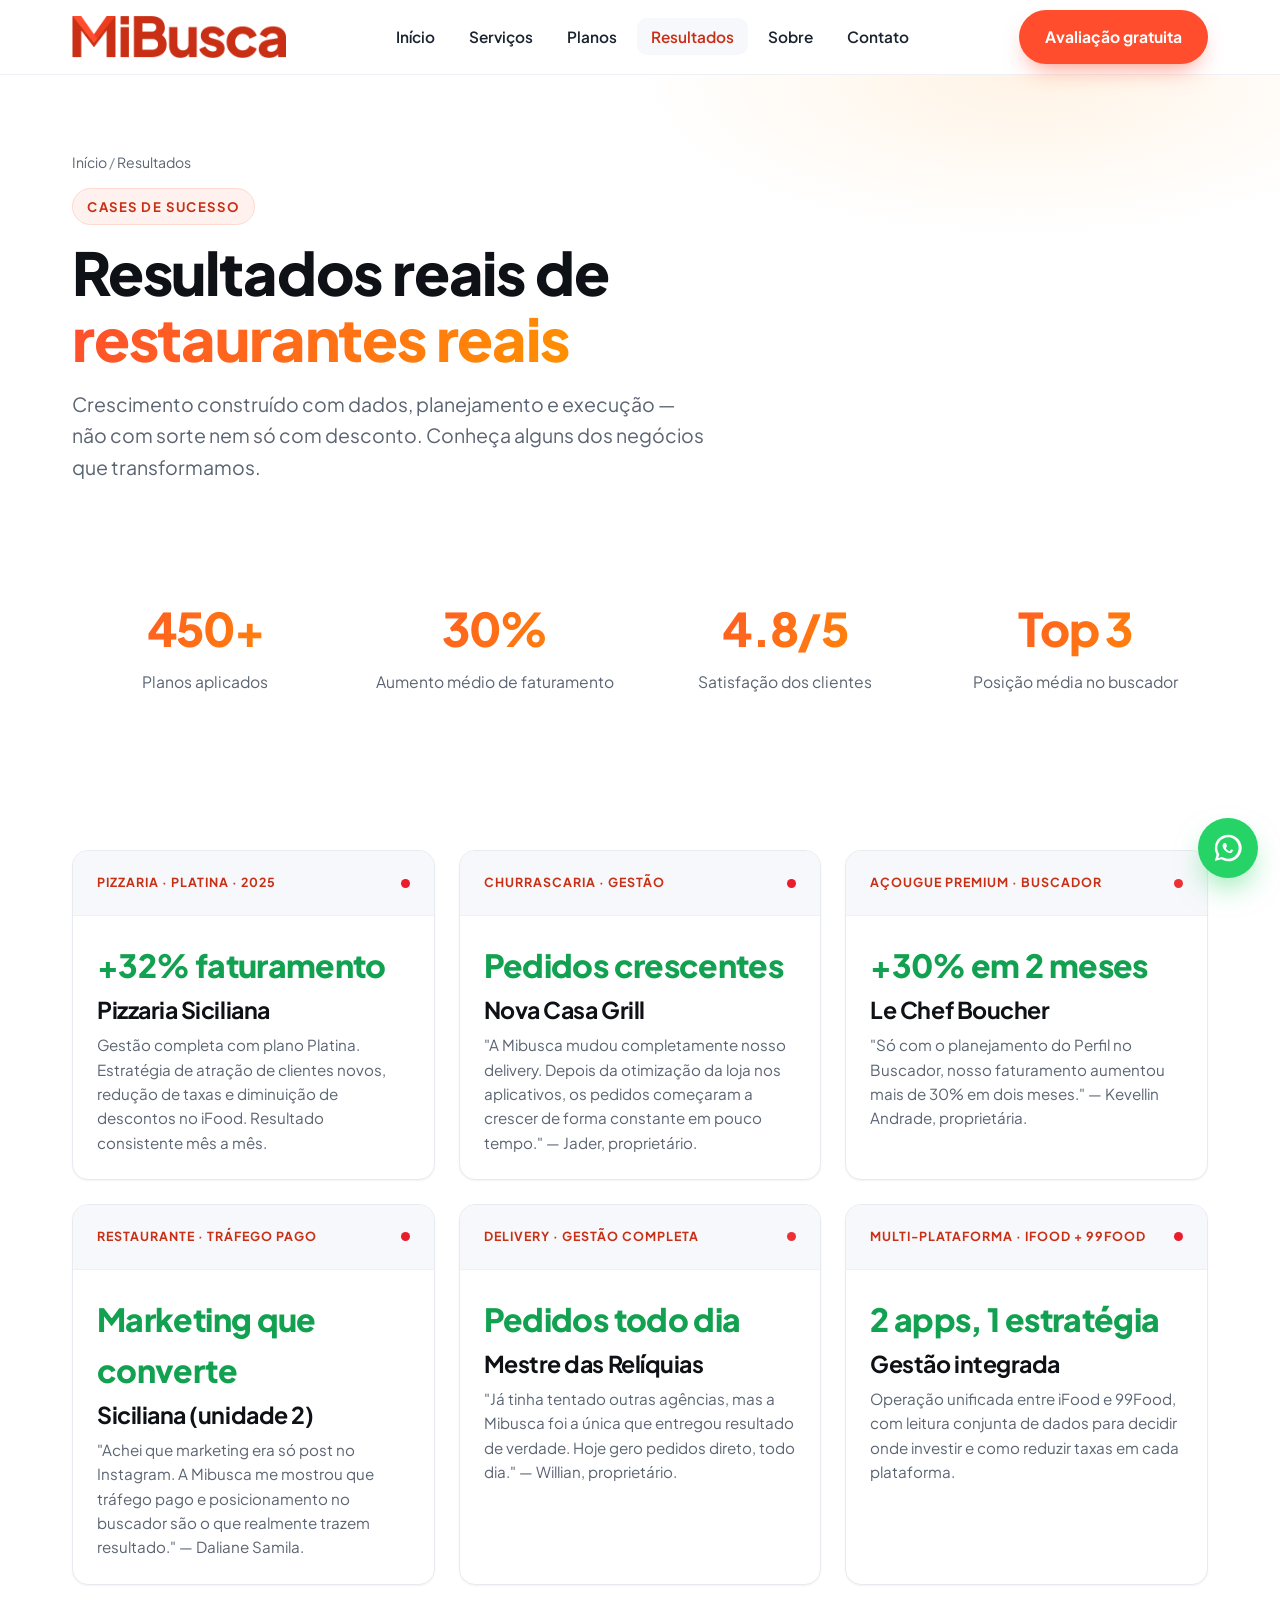
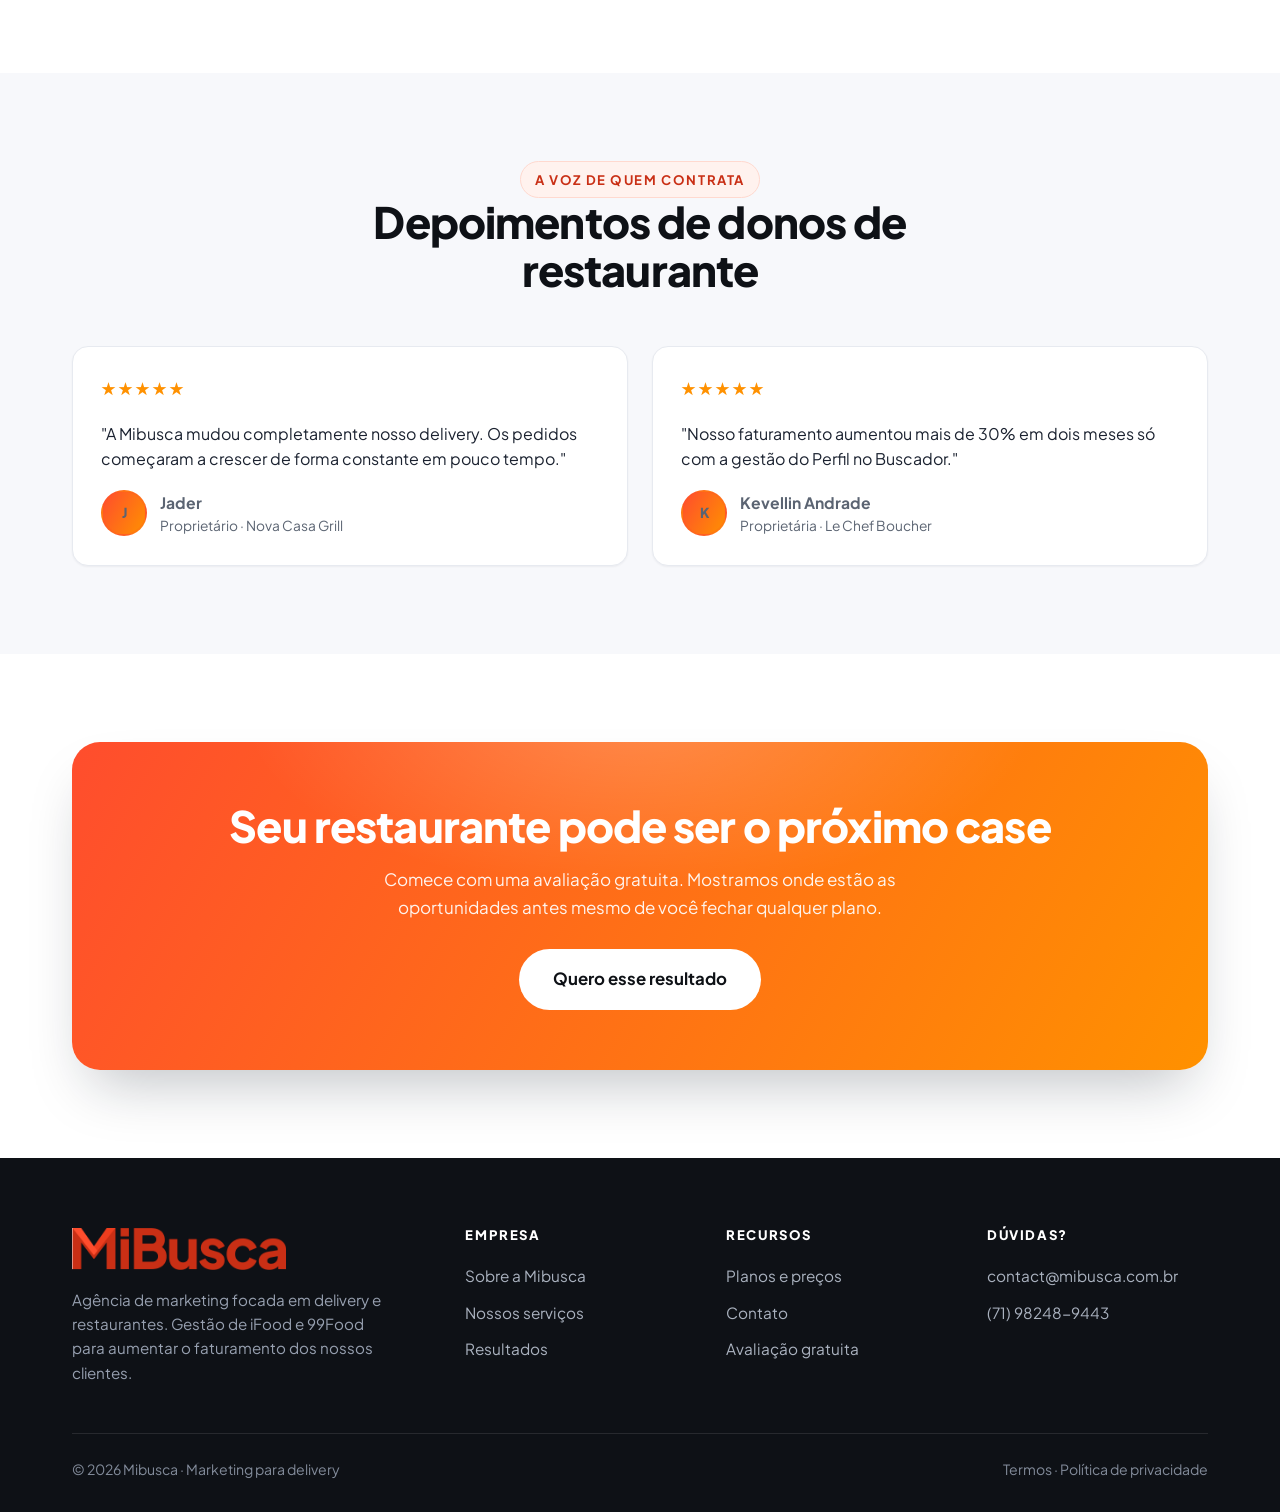
<file: cases.html>
<!DOCTYPE html>
<html lang="pt-BR">
<head>
<meta charset="UTF-8">
<meta name="viewport" content="width=device-width, initial-scale=1.0, viewport-fit=cover">
<title>Cases de Sucesso em Delivery | Resultados Reais — Mibusca</title>
<meta name="description" content="Veja cases reais de restaurantes que aumentaram o faturamento com a Mibusca: gestão de iFood e 99Food, SEO no buscador e tráfego pago com crescimento comprovado.">
<meta name="robots" content="index, follow, max-image-preview:large">
<link rel="canonical" href="https://mibusca.com.br/cases.html">
<meta name="theme-color" content="#ff4d2d">
<meta property="og:type" content="website">
<meta property="og:locale" content="pt_BR">
<meta property="og:site_name" content="Mibusca">
<meta property="og:title" content="Cases de Sucesso em Delivery — Mibusca">
<meta property="og:description" content="Restaurantes que cresceram com gestão de iFood e 99Food.">
<meta property="og:url" content="https://mibusca.com.br/cases.html">
<link rel="icon" href="assets/img/mibusca-logo.png" type="image/png">
<link rel="manifest" href="site.webmanifest">
<link rel="preconnect" href="https://fonts.googleapis.com">
<link rel="preconnect" href="https://fonts.gstatic.com" crossorigin>
<link rel="stylesheet" href="https://fonts.googleapis.com/css2?family=Plus+Jakarta+Sans:wght@400;500;600;700;800&display=swap">
<link rel="stylesheet" href="assets/css/styles.css">
<script type="application/ld+json">
{
  "@context": "https://schema.org",
  "@type": "BreadcrumbList",
  "itemListElement": [
    {"@type":"ListItem","position":1,"name":"Início","item":"https://mibusca.com.br/"},
    {"@type":"ListItem","position":2,"name":"Resultados","item":"https://mibusca.com.br/cases.html"}
  ]
}
</script>
</head>
<body>
<header class="site-header">
  <div class="container">
    <nav class="nav" aria-label="Principal">
      <a class="brand" href="index.html" aria-label="Mibusca — página inicial"><img src="assets/img/mibusca-logo.png" alt="Mibusca" class="brand__logo"></a>
      <ul class="nav__links">
        <li><a href="index.html">Início</a></li>
        <li><a href="servicos.html">Serviços</a></li>
        <li><a href="planos.html">Planos</a></li>
        <li><a href="cases.html" aria-current="page">Resultados</a></li>
        <li><a href="sobre.html">Sobre</a></li>
        <li><a href="contato.html">Contato</a></li>
      </ul>
      <div class="nav__cta">
        <a class="btn btn--primary" href="https://wa.me/5571982489443?text=Oi!%20Quero%20uma%20avalia%C3%A7%C3%A3o%20gratuita." target="_blank" rel="noopener">Avaliação gratuita</a>
        <button class="nav__toggle" aria-label="Abrir menu" aria-expanded="false"><svg viewBox="0 0 24 24" fill="none"><path d="M4 7h16M4 12h16M4 17h16" stroke="currentColor" stroke-width="2" stroke-linecap="round"/></svg></button>
      </div>
    </nav>
  </div>
</header>

<main>
<section class="page-hero">
  <div class="container">
    <nav class="crumb" aria-label="Você está aqui"><a href="index.html">Início</a> <span>/</span> Resultados</nav>
    <span class="eyebrow" style="margin-top:14px">Cases de sucesso</span>
    <h1>Resultados reais de <span class="text-grad">restaurantes reais</span></h1>
    <p class="lead">Crescimento construído com dados, planejamento e execução — não com sorte nem só com desconto. Conheça alguns dos negócios que transformamos.</p>
  </div>
</section>

<section class="section section--tight">
  <div class="container">
    <div class="stats">
      <div class="stat reveal"><div class="num"><span data-count="450">0</span>+</div><div class="label">Planos aplicados</div></div>
      <div class="stat reveal"><div class="num"><span data-count="30">0</span>%</div><div class="label">Aumento médio de faturamento</div></div>
      <div class="stat reveal"><div class="num"><span data-count="4.8" data-dec="1">0</span>/5</div><div class="label">Satisfação dos clientes</div></div>
      <div class="stat reveal"><div class="num">Top <span data-count="3">0</span></div><div class="label">Posição média no buscador</div></div>
    </div>
  </div>
</section>

<section class="section">
  <div class="container">
    <div class="grid grid-3">
      <article class="case reveal">
        <div class="case__top"><span class="case__tag">Pizzaria · Platina · 2025</span><span class="dot dot--ifood"></span></div>
        <div class="case__body">
          <div class="case__result">+32% faturamento</div>
          <h3>Pizzaria Siciliana</h3>
          <p>Gestão completa com plano Platina. Estratégia de atração de clientes novos, redução de taxas e diminuição de descontos no iFood. Resultado consistente mês a mês.</p>
        </div>
      </article>
      <article class="case reveal">
        <div class="case__top"><span class="case__tag">Churrascaria · Gestão</span><span class="dot dot--ifood"></span></div>
        <div class="case__body">
          <div class="case__result">Pedidos crescentes</div>
          <h3>Nova Casa Grill</h3>
          <p>"A Mibusca mudou completamente nosso delivery. Depois da otimização da loja nos aplicativos, os pedidos começaram a crescer de forma constante em pouco tempo." — Jader, proprietário.</p>
        </div>
      </article>
      <article class="case reveal">
        <div class="case__top"><span class="case__tag">Açougue Premium · Buscador</span><span class="dot dot--99"></span></div>
        <div class="case__body">
          <div class="case__result">+30% em 2 meses</div>
          <h3>Le Chef Boucher</h3>
          <p>"Só com o planejamento do Perfil no Buscador, nosso faturamento aumentou mais de 30% em dois meses." — Kevellin Andrade, proprietária.</p>
        </div>
      </article>
      <article class="case reveal">
        <div class="case__top"><span class="case__tag">Restaurante · Tráfego Pago</span><span class="dot dot--ifood"></span></div>
        <div class="case__body">
          <div class="case__result">Marketing que converte</div>
          <h3>Siciliana (unidade 2)</h3>
          <p>"Achei que marketing era só post no Instagram. A Mibusca me mostrou que tráfego pago e posicionamento no buscador são o que realmente trazem resultado." — Daliane Samila.</p>
        </div>
      </article>
      <article class="case reveal">
        <div class="case__top"><span class="case__tag">Delivery · Gestão completa</span><span class="dot dot--99"></span></div>
        <div class="case__body">
          <div class="case__result">Pedidos todo dia</div>
          <h3>Mestre das Relíquias</h3>
          <p>"Já tinha tentado outras agências, mas a Mibusca foi a única que entregou resultado de verdade. Hoje gero pedidos direto, todo dia." — Willian, proprietário.</p>
        </div>
      </article>
      <article class="case reveal">
        <div class="case__top"><span class="case__tag">Multi-plataforma · iFood + 99Food</span><span class="dot dot--ifood"></span></div>
        <div class="case__body">
          <div class="case__result">2 apps, 1 estratégia</div>
          <h3>Gestão integrada</h3>
          <p>Operação unificada entre iFood e 99Food, com leitura conjunta de dados para decidir onde investir e como reduzir taxas em cada plataforma.</p>
        </div>
      </article>
    </div>
  </div>
</section>

<section class="section section--soft">
  <div class="container">
    <div class="section-head center">
      <span class="eyebrow">A voz de quem contrata</span>
      <h2>Depoimentos de donos de restaurante</h2>
    </div>
    <div class="grid grid-2">
      <figure class="quote reveal">
        <div class="quote__stars" aria-hidden="true">★★★★★</div>
        <blockquote><p>"A Mibusca mudou completamente nosso delivery. Os pedidos começaram a crescer de forma constante em pouco tempo."</p></blockquote>
        <figcaption class="quote__who"><span class="quote__avatar">J</span><span><b>Jader</b><span>Proprietário · Nova Casa Grill</span></span></figcaption>
      </figure>
      <figure class="quote reveal">
        <div class="quote__stars" aria-hidden="true">★★★★★</div>
        <blockquote><p>"Nosso faturamento aumentou mais de 30% em dois meses só com a gestão do Perfil no Buscador."</p></blockquote>
        <figcaption class="quote__who"><span class="quote__avatar">K</span><span><b>Kevellin Andrade</b><span>Proprietária · Le Chef Boucher</span></span></figcaption>
      </figure>
    </div>
  </div>
</section>

<section class="section">
  <div class="container">
    <div class="cta reveal">
      <h2>Seu restaurante pode ser o próximo case</h2>
      <p>Comece com uma avaliação gratuita. Mostramos onde estão as oportunidades antes mesmo de você fechar qualquer plano.</p>
      <a class="btn btn--light btn--lg" href="https://wa.me/5571982489443?text=Oi!%20Quero%20ser%20o%20pr%C3%B3ximo%20case%20de%20sucesso." target="_blank" rel="noopener">Quero esse resultado</a>
    </div>
  </div>
</section>
</main>

<footer class="site-footer">
  <div class="container">
    <div class="footer__grid">
      <div>
        <a class="brand" href="index.html"><img src="assets/img/mibusca-logo.png" alt="Mibusca" class="brand__logo"></a>
        <p class="footer__about">Agência de marketing focada em delivery e restaurantes. Gestão de iFood e 99Food para aumentar o faturamento dos nossos clientes.</p>
      </div>
      <div class="footer__col"><h4>Empresa</h4><a href="sobre.html">Sobre a Mibusca</a><a href="servicos.html">Nossos serviços</a><a href="cases.html">Resultados</a></div>
      <div class="footer__col"><h4>Recursos</h4><a href="planos.html">Planos e preços</a><a href="contato.html">Contato</a><a href="https://wa.me/5571982489443" target="_blank" rel="noopener">Avaliação gratuita</a></div>
      <div class="footer__col"><h4>Dúvidas?</h4><p>contact@mibusca.com.br</p><a href="tel:+5571982489443">(71) 98248-9443</a></div>
    </div>
    <div class="footer__bottom"><span>© <span id="year">2026</span> Mibusca · Marketing para delivery</span><span>Termos · Política de privacidade</span></div>
  </div>
</footer>
<a class="wa-float" href="https://wa.me/5571982489443?text=Oi!%20Vim%20pelo%20site%20da%20Mibusca." target="_blank" rel="noopener" aria-label="Falar no WhatsApp"><svg viewBox="0 0 24 24" fill="#fff"><path d="M12 2a10 10 0 00-8.6 15l-1.3 4.8 4.9-1.3A10 10 0 1012 2zm0 18a8 8 0 01-4.1-1.1l-.3-.2-2.9.8.8-2.8-.2-.3A8 8 0 1112 20zm4.5-6c-.2-.1-1.5-.7-1.7-.8-.2-.1-.4-.1-.6.1-.2.3-.6.8-.8 1-.1.1-.3.2-.5.1-.7-.3-1.4-.7-2-1.5-.4-.5-.7-1.2 0-1.6.1-.1.3-.4.2-.6 0-.2 0-1.5-.6-2-.2-.5-.4-.4-.6-.4h-.5c-.2 0-.5.1-.7.3-.7.7-.9 1.6-.6 2.6.4 1.4 1.3 2.6 2.8 3.6 1.2.8 2.1 1 2.8 1 .5 0 1.4-.4 1.6-1 .2-.6.2-1 .1-1.1z"/></svg></a>
<script src="assets/js/main.js" defer></script>
</body>
</html>
</file>
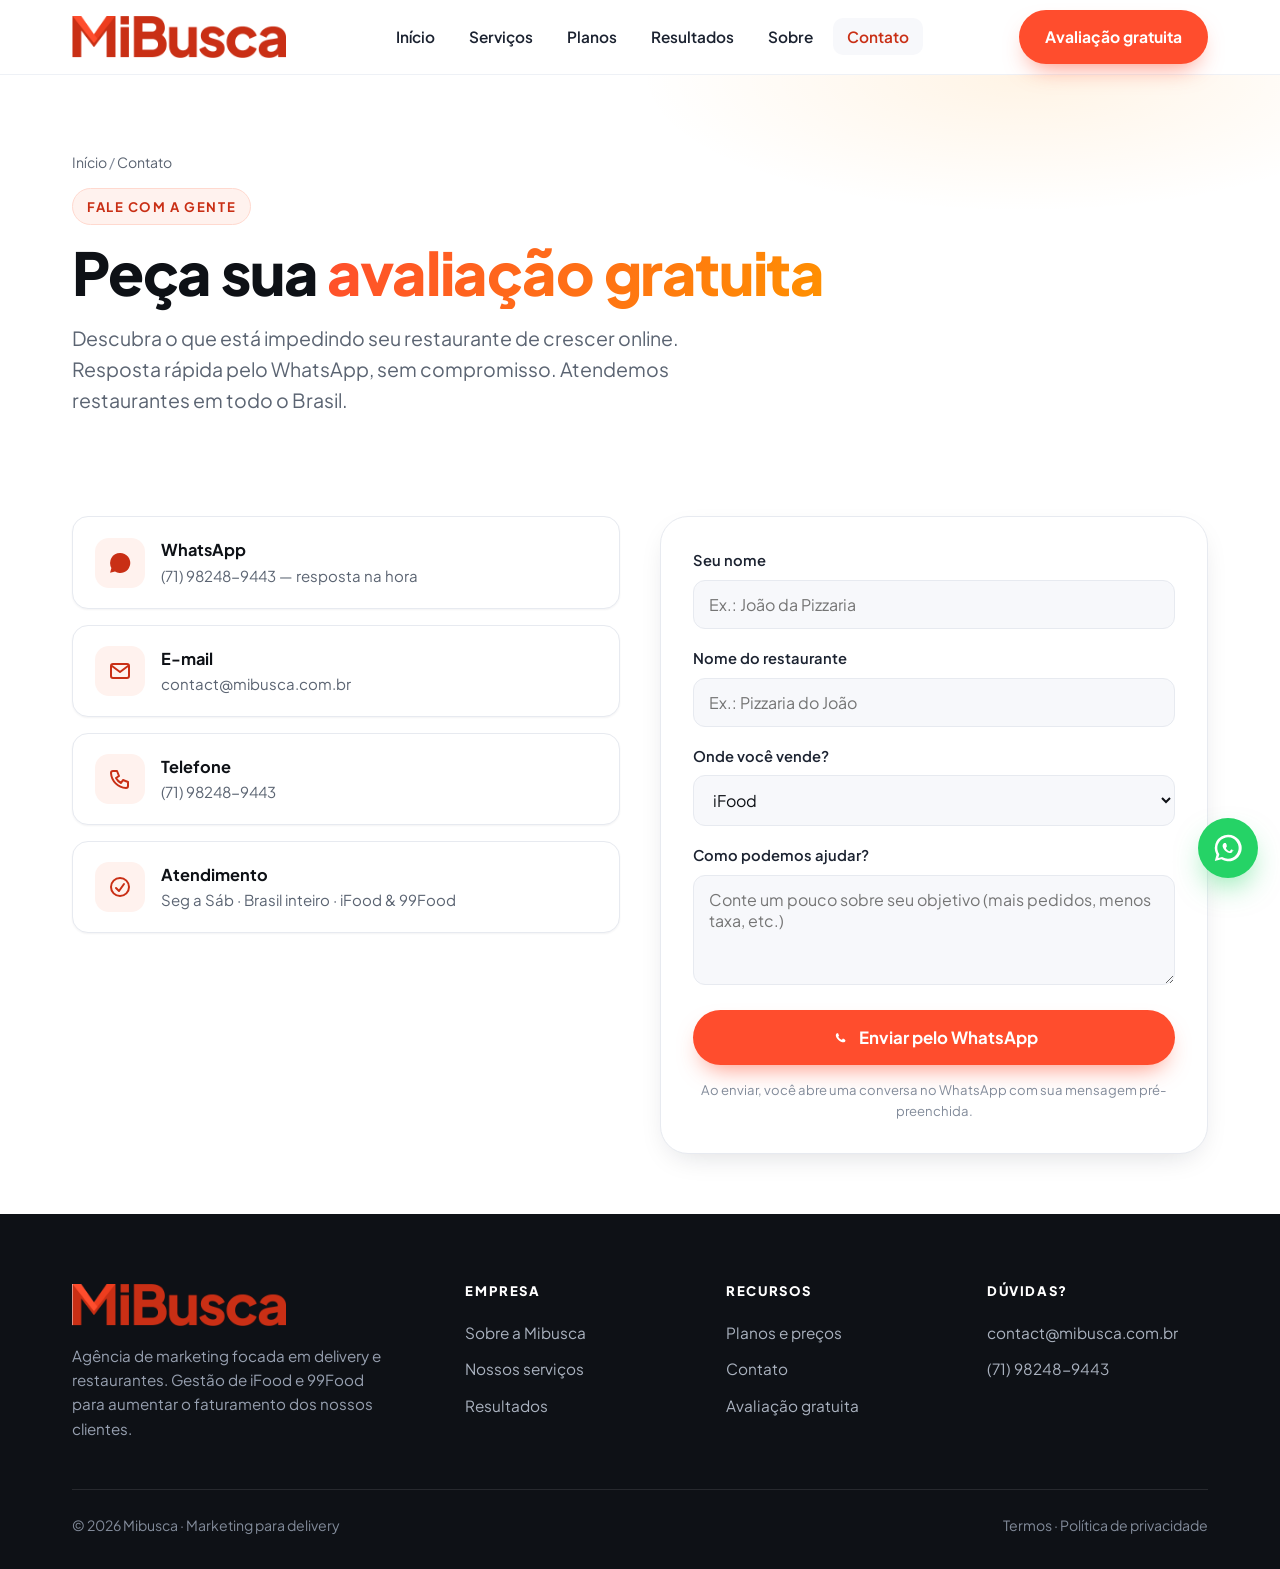
<file: contato.html>
<!DOCTYPE html>
<html lang="pt-BR">
<head>
<meta charset="UTF-8">
<meta name="viewport" content="width=device-width, initial-scale=1.0, viewport-fit=cover">
<title>Contato | Avaliação Gratuita de Marketing para Delivery — Mibusca</title>
<meta name="description" content="Fale com a Mibusca e peça uma avaliação gratuita do seu delivery. Atendimento por WhatsApp, telefone e e-mail para restaurantes no iFood e na 99Food em todo o Brasil.">
<meta name="robots" content="index, follow, max-image-preview:large">
<link rel="canonical" href="https://mibusca.com.br/contato.html">
<meta name="theme-color" content="#ff4d2d">
<meta property="og:type" content="website">
<meta property="og:locale" content="pt_BR">
<meta property="og:site_name" content="Mibusca">
<meta property="og:title" content="Contato — Mibusca">
<meta property="og:description" content="Peça uma avaliação gratuita do seu delivery.">
<meta property="og:url" content="https://mibusca.com.br/contato.html">
<link rel="icon" href="assets/img/mibusca-logo.png" type="image/png">
<link rel="manifest" href="site.webmanifest">
<link rel="preconnect" href="https://fonts.googleapis.com">
<link rel="preconnect" href="https://fonts.gstatic.com" crossorigin>
<link rel="stylesheet" href="https://fonts.googleapis.com/css2?family=Plus+Jakarta+Sans:wght@400;500;600;700;800&display=swap">
<link rel="stylesheet" href="assets/css/styles.css">
<script type="application/ld+json">
{
  "@context": "https://schema.org",
  "@type": "BreadcrumbList",
  "itemListElement": [
    {"@type":"ListItem","position":1,"name":"Início","item":"https://mibusca.com.br/"},
    {"@type":"ListItem","position":2,"name":"Contato","item":"https://mibusca.com.br/contato.html"}
  ]
}
</script>
<script type="application/ld+json">
{
  "@context":"https://schema.org",
  "@type":"ContactPage",
  "name":"Contato Mibusca",
  "url":"https://mibusca.com.br/contato.html",
  "mainEntity":{
    "@type":"Organization","name":"Mibusca","email":"contact@mibusca.com.br","telephone":"+55-71-98248-9443",
    "areaServed":{"@type":"Country","name":"Brasil"}
  }
}
</script>
<style>
.contact-grid { display:grid; grid-template-columns:1fr 1fr; gap:40px; align-items:start; }
.contact-cards { display:grid; gap:16px; }
.contact-row { display:flex; align-items:center; gap:16px; padding:20px 22px; background:#fff; border:1px solid var(--line); border-radius:var(--radius); box-shadow:var(--shadow-sm); transition:transform .2s, box-shadow .2s; }
.contact-row:hover { transform:translateY(-3px); box-shadow:var(--shadow); }
.contact-row .ic { flex:none; width:50px; height:50px; border-radius:14px; background:#fff2ee; color:var(--brand-700); display:grid; place-items:center; }
.contact-row .ic svg { width:24px; height:24px; }
.contact-row b { display:block; font-size:1.02rem; color:var(--ink); }
.contact-row span { color:var(--muted); font-size:.94rem; }
.form { background:#fff; border:1px solid var(--line); border-radius:var(--radius-lg); padding:32px; box-shadow:var(--shadow); }
.form label { display:block; font-weight:600; font-size:.92rem; margin-bottom:7px; color:var(--ink-2); }
.form .field { margin-bottom:18px; }
.form input, .form select, .form textarea { width:100%; padding:13px 15px; border:1.5px solid var(--line); border-radius:12px; font-family:inherit; font-size:1rem; color:var(--ink); background:var(--bg-soft); transition:border-color .15s, box-shadow .15s; }
.form input:focus, .form select:focus, .form textarea:focus { outline:none; border-color:var(--brand); box-shadow:var(--ring); background:#fff; }
.form textarea { resize:vertical; min-height:110px; }
@media (max-width:880px){ .contact-grid { grid-template-columns:1fr; } }
</style>
</head>
<body>
<header class="site-header">
  <div class="container">
    <nav class="nav" aria-label="Principal">
      <a class="brand" href="index.html" aria-label="Mibusca — página inicial"><img src="assets/img/mibusca-logo.png" alt="Mibusca" class="brand__logo"></a>
      <ul class="nav__links">
        <li><a href="index.html">Início</a></li>
        <li><a href="servicos.html">Serviços</a></li>
        <li><a href="planos.html">Planos</a></li>
        <li><a href="cases.html">Resultados</a></li>
        <li><a href="sobre.html">Sobre</a></li>
        <li><a href="contato.html" aria-current="page">Contato</a></li>
      </ul>
      <div class="nav__cta">
        <a class="btn btn--primary" href="https://wa.me/5571982489443?text=Oi!%20Quero%20uma%20avalia%C3%A7%C3%A3o%20gratuita." target="_blank" rel="noopener">Avaliação gratuita</a>
        <button class="nav__toggle" aria-label="Abrir menu" aria-expanded="false"><svg viewBox="0 0 24 24" fill="none"><path d="M4 7h16M4 12h16M4 17h16" stroke="currentColor" stroke-width="2" stroke-linecap="round"/></svg></button>
      </div>
    </nav>
  </div>
</header>

<main>
<section class="page-hero">
  <div class="container">
    <nav class="crumb" aria-label="Você está aqui"><a href="index.html">Início</a> <span>/</span> Contato</nav>
    <span class="eyebrow" style="margin-top:14px">Fale com a gente</span>
    <h1>Peça sua <span class="text-grad">avaliação gratuita</span></h1>
    <p class="lead">Descubra o que está impedindo seu restaurante de crescer online. Resposta rápida pelo WhatsApp, sem compromisso. Atendemos restaurantes em todo o Brasil.</p>
  </div>
</section>

<section class="section section--tight">
  <div class="container">
    <div class="contact-grid">
      <div class="contact-cards reveal">
        <a class="contact-row" href="https://wa.me/5571982489443?text=Oi!%20Quero%20uma%20avalia%C3%A7%C3%A3o%20gratuita%20do%20meu%20delivery." target="_blank" rel="noopener">
          <span class="ic"><svg viewBox="0 0 24 24" fill="currentColor"><path d="M12 2a10 10 0 00-8.6 15l-1.3 4.8 4.9-1.3A10 10 0 1012 2zm4.5 12c-.2-.1-1.5-.7-1.7-.8-.2-.1-.4-.1-.6.1-.2.3-.6.8-.8 1-.1.1-.3.2-.5.1-.7-.3-1.4-.7-2-1.5-.4-.5-.7-1.2 0-1.6.1-.1.3-.4.2-.6 0-.2 0-1.5-.6-2-.2-.5-.4-.4-.6-.4h-.5c-.2 0-.5.1-.7.3-.7.7-.9 1.6-.6 2.6.4 1.4 1.3 2.6 2.8 3.6 1.2.8 2.1 1 2.8 1 .5 0 1.4-.4 1.6-1 .2-.6.2-1 .1-1.1z"/></svg></span>
          <span><b>WhatsApp</b><span>(71) 98248-9443 — resposta na hora</span></span>
        </a>
        <a class="contact-row" href="mailto:contact@mibusca.com.br">
          <span class="ic"><svg viewBox="0 0 24 24" fill="none"><rect x="3" y="5" width="18" height="14" rx="2" stroke="currentColor" stroke-width="2"/><path d="M4 7l8 6 8-6" stroke="currentColor" stroke-width="2" stroke-linecap="round" stroke-linejoin="round"/></svg></span>
          <span><b>E-mail</b><span>contact@mibusca.com.br</span></span>
        </a>
        <a class="contact-row" href="tel:+5571982489443">
          <span class="ic"><svg viewBox="0 0 24 24" fill="none"><path d="M5 4h4l2 5-3 2a12 12 0 005 5l2-3 5 2v4a2 2 0 01-2 2A16 16 0 013 6a2 2 0 012-2z" stroke="currentColor" stroke-width="2" stroke-linejoin="round"/></svg></span>
          <span><b>Telefone</b><span>(71) 98248-9443</span></span>
        </a>
        <div class="contact-row">
          <span class="ic"><svg viewBox="0 0 24 24" fill="none"><circle cx="12" cy="12" r="9" stroke="currentColor" stroke-width="2"/><path d="M8 13l3 3 5-7" stroke="currentColor" stroke-width="2" stroke-linecap="round" stroke-linejoin="round"/></svg></span>
          <span><b>Atendimento</b><span>Seg a Sáb · Brasil inteiro · iFood &amp; 99Food</span></span>
        </div>
      </div>

      <form class="form reveal" action="https://wa.me/5571982489443" method="get" onsubmit="return mbSend(event)">
        <div class="field"><label for="nome">Seu nome</label><input id="nome" name="nome" type="text" placeholder="Ex.: João da Pizzaria" required></div>
        <div class="field"><label for="rest">Nome do restaurante</label><input id="rest" name="rest" type="text" placeholder="Ex.: Pizzaria do João"></div>
        <div class="field"><label for="plat">Onde você vende?</label>
          <select id="plat" name="plat">
            <option value="iFood">iFood</option>
            <option value="99Food">99Food</option>
            <option value="iFood e 99Food">iFood e 99Food</option>
            <option value="Ainda não vendo em apps">Ainda não vendo em apps</option>
          </select>
        </div>
        <div class="field"><label for="msg">Como podemos ajudar?</label><textarea id="msg" name="msg" placeholder="Conte um pouco sobre seu objetivo (mais pedidos, menos taxa, etc.)"></textarea></div>
        <button class="btn btn--primary btn--block btn--lg" type="submit">
          <svg viewBox="0 0 24 24" fill="currentColor"><path d="M17.5 14.4c-.3-.2-1.7-.8-2-.9-.3-.1-.5-.2-.7.2-.2.3-.7.9-.9 1.1-.2.2-.3.2-.6.1-1.7-.9-2.8-1.6-4-3.5-.3-.5.3-.5.8-1.5.1-.2 0-.4 0-.5-.1-.2-.7-1.6-.9-2.2-.2-.6-.5-.5-.7-.5h-.6c-.2 0-.5.1-.8.4-.3.3-1 1-1 2.5s1.1 2.9 1.2 3.1c.2.2 2.1 3.3 5.2 4.6 1.9.8 2.7.9 3.6.8.6-.1 1.7-.7 1.9-1.4.2-.7.2-1.2.2-1.4-.1-.1-.3-.2-.6-.3z"/></svg>
          Enviar pelo WhatsApp
        </button>
        <p style="font-size:.82rem;color:var(--muted-2);text-align:center;margin-top:14px">Ao enviar, você abre uma conversa no WhatsApp com sua mensagem pré-preenchida.</p>
      </form>
    </div>
  </div>
</section>
</main>

<footer class="site-footer">
  <div class="container">
    <div class="footer__grid">
      <div>
        <a class="brand" href="index.html"><img src="assets/img/mibusca-logo.png" alt="Mibusca" class="brand__logo"></a>
        <p class="footer__about">Agência de marketing focada em delivery e restaurantes. Gestão de iFood e 99Food para aumentar o faturamento dos nossos clientes.</p>
      </div>
      <div class="footer__col"><h4>Empresa</h4><a href="sobre.html">Sobre a Mibusca</a><a href="servicos.html">Nossos serviços</a><a href="cases.html">Resultados</a></div>
      <div class="footer__col"><h4>Recursos</h4><a href="planos.html">Planos e preços</a><a href="contato.html">Contato</a><a href="https://wa.me/5571982489443" target="_blank" rel="noopener">Avaliação gratuita</a></div>
      <div class="footer__col"><h4>Dúvidas?</h4><p>contact@mibusca.com.br</p><a href="tel:+5571982489443">(71) 98248-9443</a></div>
    </div>
    <div class="footer__bottom"><span>© <span id="year">2026</span> Mibusca · Marketing para delivery</span><span>Termos · Política de privacidade</span></div>
  </div>
</footer>
<a class="wa-float" href="https://wa.me/5571982489443?text=Oi!%20Vim%20pelo%20site%20da%20Mibusca." target="_blank" rel="noopener" aria-label="Falar no WhatsApp"><svg viewBox="0 0 24 24" fill="#fff"><path d="M12 2a10 10 0 00-8.6 15l-1.3 4.8 4.9-1.3A10 10 0 1012 2zm0 18a8 8 0 01-4.1-1.1l-.3-.2-2.9.8.8-2.8-.2-.3A8 8 0 1112 20zm4.5-6c-.2-.1-1.5-.7-1.7-.8-.2-.1-.4-.1-.6.1-.2.3-.6.8-.8 1-.1.1-.3.2-.5.1-.7-.3-1.4-.7-2-1.5-.4-.5-.7-1.2 0-1.6.1-.1.3-.4.2-.6 0-.2 0-1.5-.6-2-.2-.5-.4-.4-.6-.4h-.5c-.2 0-.5.1-.7.3-.7.7-.9 1.6-.6 2.6.4 1.4 1.3 2.6 2.8 3.6 1.2.8 2.1 1 2.8 1 .5 0 1.4-.4 1.6-1 .2-.6.2-1 .1-1.1z"/></svg></a>
<script>
function mbSend(e){
  e.preventDefault();
  var n=document.getElementById('nome').value.trim();
  var r=document.getElementById('rest').value.trim();
  var p=document.getElementById('plat').value;
  var m=document.getElementById('msg').value.trim();
  var t='Oi! Sou '+(n||'um interessado')+(r?' do '+r:'')+'. Vendo em: '+p+'.'+(m?' '+m:'')+' Quero uma avaliação gratuita.';
  window.open('https://wa.me/5571982489443?text='+encodeURIComponent(t),'_blank');
  return false;
}
</script>
<script src="assets/js/main.js" defer></script>
</body>
</html>
</file>
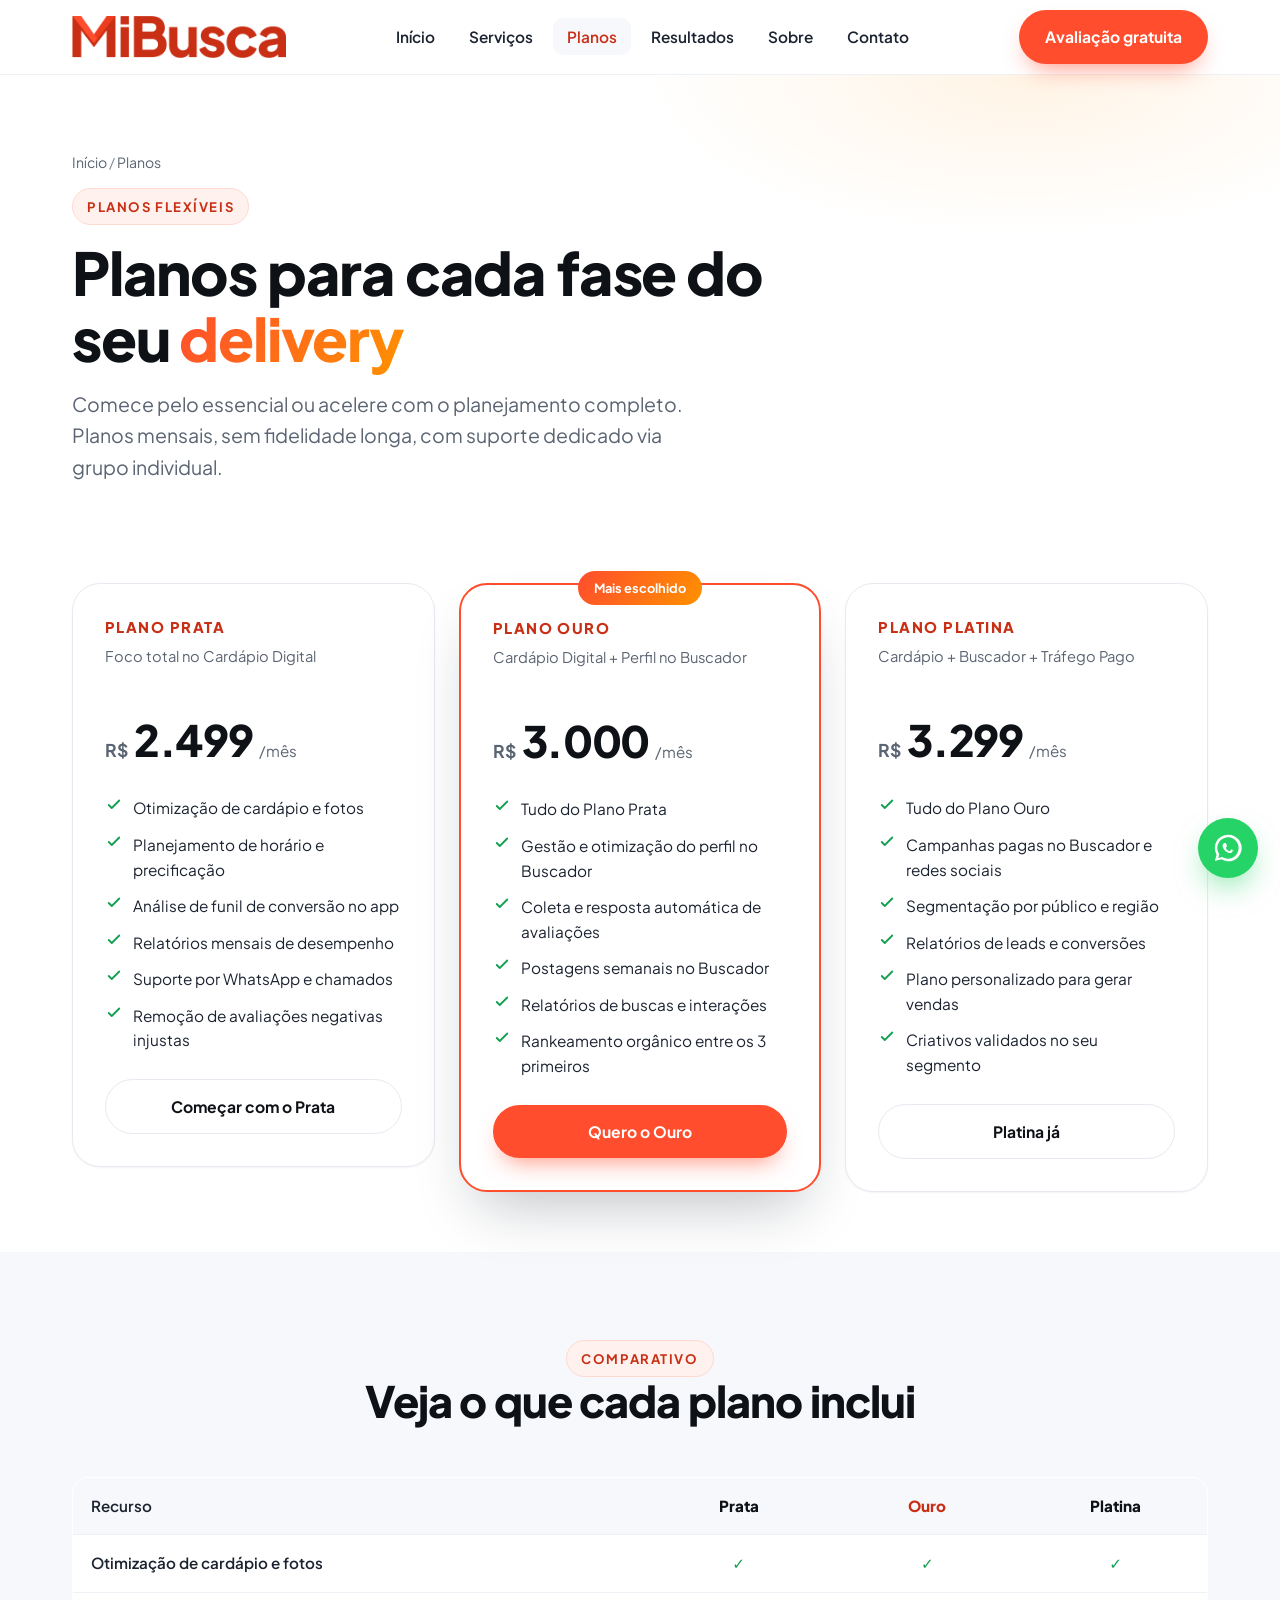
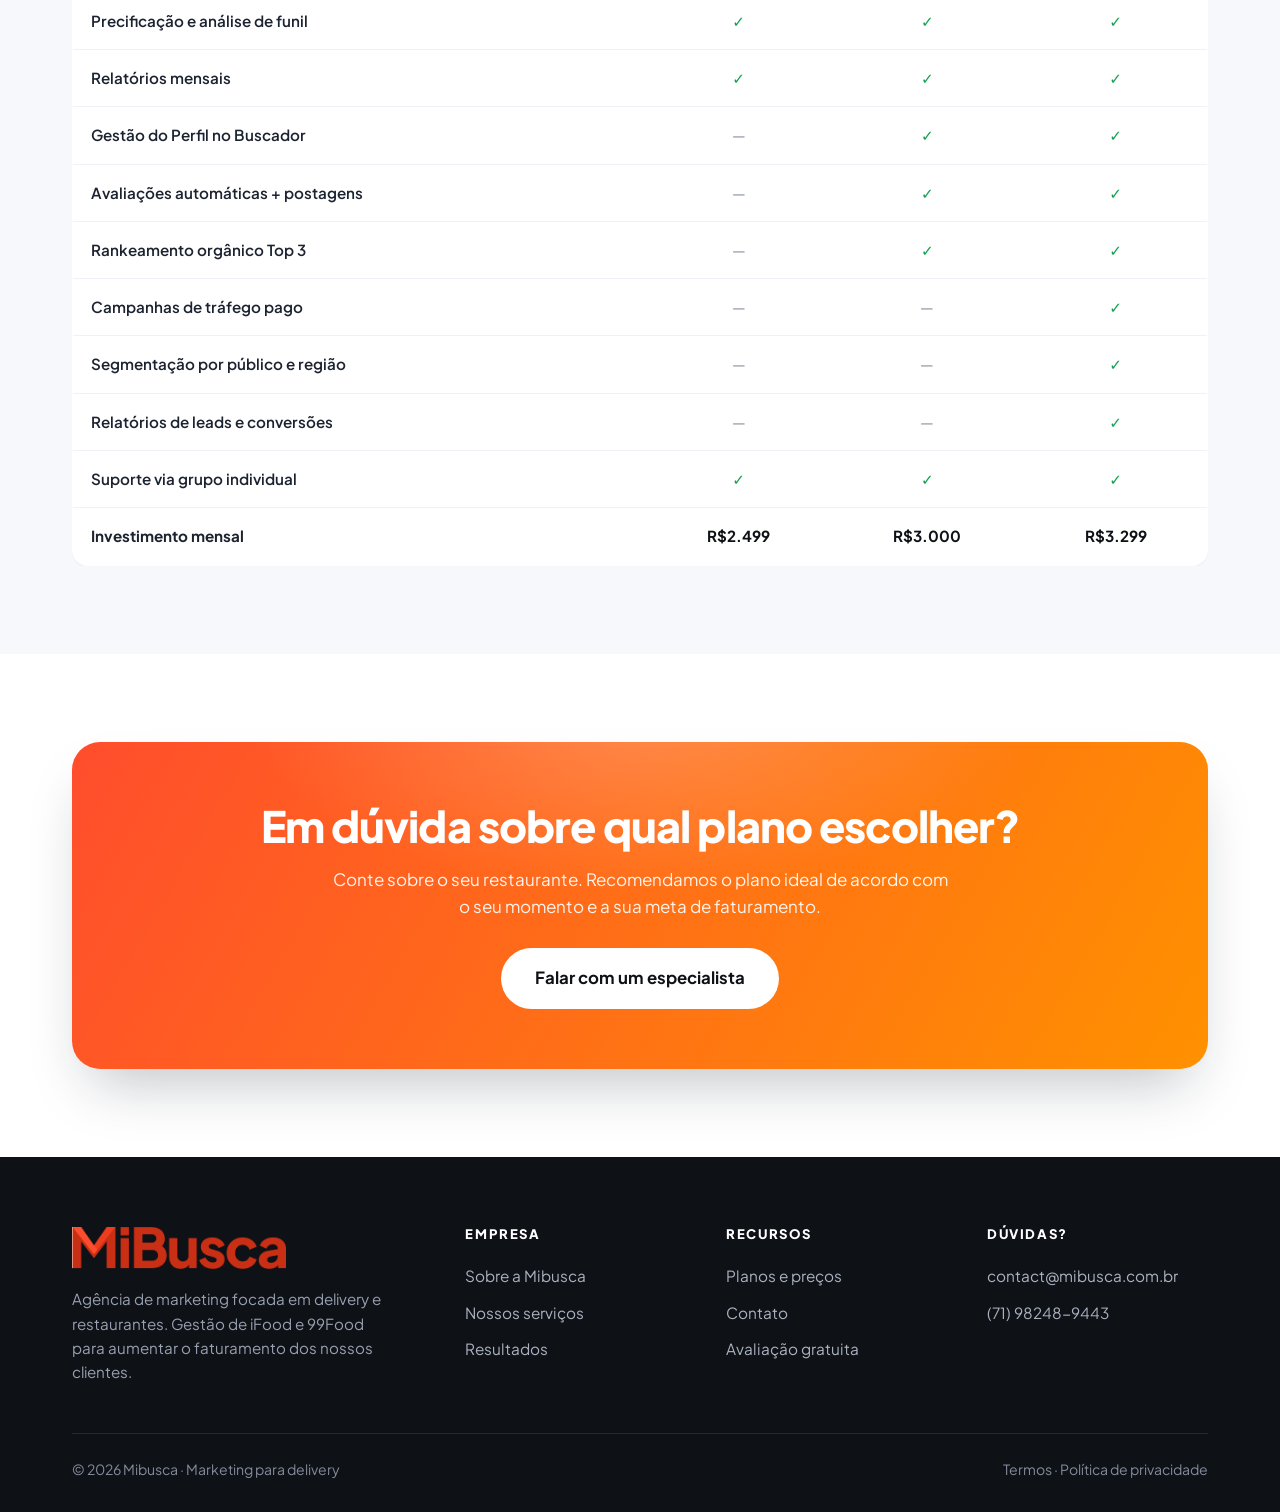
<file: planos.html>
<!DOCTYPE html>
<html lang="pt-BR">
<head>
<meta charset="UTF-8">
<meta name="viewport" content="width=device-width, initial-scale=1.0, viewport-fit=cover">
<title>Planos e Preços de Gestão de Delivery | Mibusca (iFood e 99Food)</title>
<meta name="description" content="Planos de gestão de delivery da Mibusca: Prata (R$2.499), Ouro (R$3.000) e Platina (R$3.299) por mês. Compare cardápio digital, SEO, buscador e tráfego pago para iFood e 99Food.">
<meta name="robots" content="index, follow, max-image-preview:large">
<link rel="canonical" href="https://mibusca.com.br/planos.html">
<meta name="theme-color" content="#ff4d2d">
<meta property="og:type" content="website">
<meta property="og:locale" content="pt_BR">
<meta property="og:site_name" content="Mibusca">
<meta property="og:title" content="Planos e Preços — Mibusca">
<meta property="og:description" content="Prata, Ouro e Platina: planos mensais de gestão de iFood e 99Food.">
<meta property="og:url" content="https://mibusca.com.br/planos.html">
<link rel="icon" href="assets/img/mibusca-logo.png" type="image/png">
<link rel="manifest" href="site.webmanifest">
<link rel="preconnect" href="https://fonts.googleapis.com">
<link rel="preconnect" href="https://fonts.gstatic.com" crossorigin>
<link rel="stylesheet" href="https://fonts.googleapis.com/css2?family=Plus+Jakarta+Sans:wght@400;500;600;700;800&display=swap">
<link rel="stylesheet" href="assets/css/styles.css">
<script type="application/ld+json">
{
  "@context": "https://schema.org",
  "@type": "BreadcrumbList",
  "itemListElement": [
    {"@type":"ListItem","position":1,"name":"Início","item":"https://mibusca.com.br/"},
    {"@type":"ListItem","position":2,"name":"Planos","item":"https://mibusca.com.br/planos.html"}
  ]
}
</script>
<script type="application/ld+json">
{
  "@context":"https://schema.org",
  "@type":"Product",
  "name":"Planos de Gestão de Delivery Mibusca",
  "description":"Planos mensais de marketing e gestão para delivery no iFood e 99Food.",
  "brand":{"@type":"Brand","name":"Mibusca"},
  "offers":[
    {"@type":"Offer","name":"Plano Prata","price":"2499","priceCurrency":"BRL","availability":"https://schema.org/InStock","url":"https://mibusca.com.br/planos.html"},
    {"@type":"Offer","name":"Plano Ouro","price":"3000","priceCurrency":"BRL","availability":"https://schema.org/InStock","url":"https://mibusca.com.br/planos.html"},
    {"@type":"Offer","name":"Plano Platina","price":"3299","priceCurrency":"BRL","availability":"https://schema.org/InStock","url":"https://mibusca.com.br/planos.html"}
  ]
}
</script>
<style>
.cmp { width:100%; border-collapse:collapse; background:#fff; border:1px solid var(--line); border-radius:var(--radius); overflow:hidden; box-shadow:var(--shadow-sm); }
.cmp th, .cmp td { padding:16px 18px; text-align:center; border-bottom:1px solid var(--line-2); font-size:.95rem; }
.cmp thead th { background:var(--bg-soft); font-weight:800; color:var(--ink); }
.cmp thead th.feat { color:var(--brand-700); }
.cmp td:first-child, .cmp th:first-child { text-align:left; font-weight:600; color:var(--ink-2); }
.cmp tbody tr:last-child td { border-bottom:0; }
.cmp .yes { color:var(--accent); font-weight:800; }
.cmp .no { color:var(--muted-2); }
.cmp-wrap { overflow-x:auto; }
@media (max-width:760px){ .cmp th, .cmp td { padding:12px 10px; font-size:.85rem; } }
</style>
</head>
<body>
<header class="site-header">
  <div class="container">
    <nav class="nav" aria-label="Principal">
      <a class="brand" href="index.html" aria-label="Mibusca — página inicial"><img src="assets/img/mibusca-logo.png" alt="Mibusca" class="brand__logo"></a>
      <ul class="nav__links">
        <li><a href="index.html">Início</a></li>
        <li><a href="servicos.html">Serviços</a></li>
        <li><a href="planos.html" aria-current="page">Planos</a></li>
        <li><a href="cases.html">Resultados</a></li>
        <li><a href="sobre.html">Sobre</a></li>
        <li><a href="contato.html">Contato</a></li>
      </ul>
      <div class="nav__cta">
        <a class="btn btn--primary" href="https://wa.me/5571982489443?text=Oi!%20Quero%20uma%20avalia%C3%A7%C3%A3o%20gratuita." target="_blank" rel="noopener">Avaliação gratuita</a>
        <button class="nav__toggle" aria-label="Abrir menu" aria-expanded="false"><svg viewBox="0 0 24 24" fill="none"><path d="M4 7h16M4 12h16M4 17h16" stroke="currentColor" stroke-width="2" stroke-linecap="round"/></svg></button>
      </div>
    </nav>
  </div>
</header>

<main>
<section class="page-hero">
  <div class="container">
    <nav class="crumb" aria-label="Você está aqui"><a href="index.html">Início</a> <span>/</span> Planos</nav>
    <span class="eyebrow" style="margin-top:14px">Planos flexíveis</span>
    <h1>Planos para cada fase do seu <span class="text-grad">delivery</span></h1>
    <p class="lead">Comece pelo essencial ou acelere com o planejamento completo. Planos mensais, sem fidelidade longa, com suporte dedicado via grupo individual.</p>
  </div>
</section>

<section class="section section--tight">
  <div class="container">
    <div class="pricing">
      <div class="plan reveal">
        <div class="plan__name">Plano Prata</div>
        <p class="plan__desc">Foco total no Cardápio Digital</p>
        <div class="plan__price"><span class="cur">R$</span><span class="amount">2.499</span><span class="per">/mês</span></div>
        <ul class="plan__features">
          <li><span class="ic"><svg viewBox="0 0 24 24" fill="none"><path d="M5 12l4 4 10-10" stroke="currentColor" stroke-width="2.4" stroke-linecap="round" stroke-linejoin="round"/></svg></span> Otimização de cardápio e fotos</li>
          <li><span class="ic"><svg viewBox="0 0 24 24" fill="none"><path d="M5 12l4 4 10-10" stroke="currentColor" stroke-width="2.4" stroke-linecap="round" stroke-linejoin="round"/></svg></span> Planejamento de horário e precificação</li>
          <li><span class="ic"><svg viewBox="0 0 24 24" fill="none"><path d="M5 12l4 4 10-10" stroke="currentColor" stroke-width="2.4" stroke-linecap="round" stroke-linejoin="round"/></svg></span> Análise de funil de conversão no app</li>
          <li><span class="ic"><svg viewBox="0 0 24 24" fill="none"><path d="M5 12l4 4 10-10" stroke="currentColor" stroke-width="2.4" stroke-linecap="round" stroke-linejoin="round"/></svg></span> Relatórios mensais de desempenho</li>
          <li><span class="ic"><svg viewBox="0 0 24 24" fill="none"><path d="M5 12l4 4 10-10" stroke="currentColor" stroke-width="2.4" stroke-linecap="round" stroke-linejoin="round"/></svg></span> Suporte por WhatsApp e chamados</li>
          <li><span class="ic"><svg viewBox="0 0 24 24" fill="none"><path d="M5 12l4 4 10-10" stroke="currentColor" stroke-width="2.4" stroke-linecap="round" stroke-linejoin="round"/></svg></span> Remoção de avaliações negativas injustas</li>
        </ul>
        <a class="btn btn--ghost btn--block" href="https://wa.me/5571982489443?text=Oi!%20Quero%20come%C3%A7ar%20com%20o%20Plano%20Prata." target="_blank" rel="noopener">Começar com o Prata</a>
      </div>

      <div class="plan plan--featured reveal">
        <span class="plan__badge">Mais escolhido</span>
        <div class="plan__name">Plano Ouro</div>
        <p class="plan__desc">Cardápio Digital + Perfil no Buscador</p>
        <div class="plan__price"><span class="cur">R$</span><span class="amount">3.000</span><span class="per">/mês</span></div>
        <ul class="plan__features">
          <li><span class="ic"><svg viewBox="0 0 24 24" fill="none"><path d="M5 12l4 4 10-10" stroke="currentColor" stroke-width="2.4" stroke-linecap="round" stroke-linejoin="round"/></svg></span> Tudo do Plano Prata</li>
          <li><span class="ic"><svg viewBox="0 0 24 24" fill="none"><path d="M5 12l4 4 10-10" stroke="currentColor" stroke-width="2.4" stroke-linecap="round" stroke-linejoin="round"/></svg></span> Gestão e otimização do perfil no Buscador</li>
          <li><span class="ic"><svg viewBox="0 0 24 24" fill="none"><path d="M5 12l4 4 10-10" stroke="currentColor" stroke-width="2.4" stroke-linecap="round" stroke-linejoin="round"/></svg></span> Coleta e resposta automática de avaliações</li>
          <li><span class="ic"><svg viewBox="0 0 24 24" fill="none"><path d="M5 12l4 4 10-10" stroke="currentColor" stroke-width="2.4" stroke-linecap="round" stroke-linejoin="round"/></svg></span> Postagens semanais no Buscador</li>
          <li><span class="ic"><svg viewBox="0 0 24 24" fill="none"><path d="M5 12l4 4 10-10" stroke="currentColor" stroke-width="2.4" stroke-linecap="round" stroke-linejoin="round"/></svg></span> Relatórios de buscas e interações</li>
          <li><span class="ic"><svg viewBox="0 0 24 24" fill="none"><path d="M5 12l4 4 10-10" stroke="currentColor" stroke-width="2.4" stroke-linecap="round" stroke-linejoin="round"/></svg></span> Rankeamento orgânico entre os 3 primeiros</li>
        </ul>
        <a class="btn btn--primary btn--block" href="https://wa.me/5571982489443?text=Oi!%20Quero%20o%20Plano%20Ouro." target="_blank" rel="noopener">Quero o Ouro</a>
      </div>

      <div class="plan reveal">
        <div class="plan__name">Plano Platina</div>
        <p class="plan__desc">Cardápio + Buscador + Tráfego Pago</p>
        <div class="plan__price"><span class="cur">R$</span><span class="amount">3.299</span><span class="per">/mês</span></div>
        <ul class="plan__features">
          <li><span class="ic"><svg viewBox="0 0 24 24" fill="none"><path d="M5 12l4 4 10-10" stroke="currentColor" stroke-width="2.4" stroke-linecap="round" stroke-linejoin="round"/></svg></span> Tudo do Plano Ouro</li>
          <li><span class="ic"><svg viewBox="0 0 24 24" fill="none"><path d="M5 12l4 4 10-10" stroke="currentColor" stroke-width="2.4" stroke-linecap="round" stroke-linejoin="round"/></svg></span> Campanhas pagas no Buscador e redes sociais</li>
          <li><span class="ic"><svg viewBox="0 0 24 24" fill="none"><path d="M5 12l4 4 10-10" stroke="currentColor" stroke-width="2.4" stroke-linecap="round" stroke-linejoin="round"/></svg></span> Segmentação por público e região</li>
          <li><span class="ic"><svg viewBox="0 0 24 24" fill="none"><path d="M5 12l4 4 10-10" stroke="currentColor" stroke-width="2.4" stroke-linecap="round" stroke-linejoin="round"/></svg></span> Relatórios de leads e conversões</li>
          <li><span class="ic"><svg viewBox="0 0 24 24" fill="none"><path d="M5 12l4 4 10-10" stroke="currentColor" stroke-width="2.4" stroke-linecap="round" stroke-linejoin="round"/></svg></span> Plano personalizado para gerar vendas</li>
          <li><span class="ic"><svg viewBox="0 0 24 24" fill="none"><path d="M5 12l4 4 10-10" stroke="currentColor" stroke-width="2.4" stroke-linecap="round" stroke-linejoin="round"/></svg></span> Criativos validados no seu segmento</li>
        </ul>
        <a class="btn btn--ghost btn--block" href="https://wa.me/5571982489443?text=Oi!%20Quero%20o%20Plano%20Platina." target="_blank" rel="noopener">Platina já</a>
      </div>
    </div>
  </div>
</section>

<!-- COMPARISON TABLE -->
<section class="section section--soft">
  <div class="container">
    <div class="section-head center">
      <span class="eyebrow">Comparativo</span>
      <h2>Veja o que cada plano inclui</h2>
    </div>
    <div class="cmp-wrap reveal">
      <table class="cmp">
        <thead><tr><th>Recurso</th><th>Prata</th><th class="feat">Ouro</th><th>Platina</th></tr></thead>
        <tbody>
          <tr><td>Otimização de cardápio e fotos</td><td class="yes">✓</td><td class="yes">✓</td><td class="yes">✓</td></tr>
          <tr><td>Precificação e análise de funil</td><td class="yes">✓</td><td class="yes">✓</td><td class="yes">✓</td></tr>
          <tr><td>Relatórios mensais</td><td class="yes">✓</td><td class="yes">✓</td><td class="yes">✓</td></tr>
          <tr><td>Gestão do Perfil no Buscador</td><td class="no">—</td><td class="yes">✓</td><td class="yes">✓</td></tr>
          <tr><td>Avaliações automáticas + postagens</td><td class="no">—</td><td class="yes">✓</td><td class="yes">✓</td></tr>
          <tr><td>Rankeamento orgânico Top 3</td><td class="no">—</td><td class="yes">✓</td><td class="yes">✓</td></tr>
          <tr><td>Campanhas de tráfego pago</td><td class="no">—</td><td class="no">—</td><td class="yes">✓</td></tr>
          <tr><td>Segmentação por público e região</td><td class="no">—</td><td class="no">—</td><td class="yes">✓</td></tr>
          <tr><td>Relatórios de leads e conversões</td><td class="no">—</td><td class="no">—</td><td class="yes">✓</td></tr>
          <tr><td>Suporte via grupo individual</td><td class="yes">✓</td><td class="yes">✓</td><td class="yes">✓</td></tr>
          <tr><td><strong>Investimento mensal</strong></td><td><strong>R$2.499</strong></td><td><strong>R$3.000</strong></td><td><strong>R$3.299</strong></td></tr>
        </tbody>
      </table>
    </div>
  </div>
</section>

<section class="section">
  <div class="container">
    <div class="cta reveal">
      <h2>Em dúvida sobre qual plano escolher?</h2>
      <p>Conte sobre o seu restaurante. Recomendamos o plano ideal de acordo com o seu momento e a sua meta de faturamento.</p>
      <a class="btn btn--light btn--lg" href="https://wa.me/5571982489443?text=Oi!%20Quero%20ajuda%20para%20escolher%20o%20plano%20ideal." target="_blank" rel="noopener">Falar com um especialista</a>
    </div>
  </div>
</section>
</main>

<footer class="site-footer">
  <div class="container">
    <div class="footer__grid">
      <div>
        <a class="brand" href="index.html"><img src="assets/img/mibusca-logo.png" alt="Mibusca" class="brand__logo"></a>
        <p class="footer__about">Agência de marketing focada em delivery e restaurantes. Gestão de iFood e 99Food para aumentar o faturamento dos nossos clientes.</p>
      </div>
      <div class="footer__col"><h4>Empresa</h4><a href="sobre.html">Sobre a Mibusca</a><a href="servicos.html">Nossos serviços</a><a href="cases.html">Resultados</a></div>
      <div class="footer__col"><h4>Recursos</h4><a href="planos.html">Planos e preços</a><a href="contato.html">Contato</a><a href="https://wa.me/5571982489443" target="_blank" rel="noopener">Avaliação gratuita</a></div>
      <div class="footer__col"><h4>Dúvidas?</h4><p>contact@mibusca.com.br</p><a href="tel:+5571982489443">(71) 98248-9443</a></div>
    </div>
    <div class="footer__bottom"><span>© <span id="year">2026</span> Mibusca · Marketing para delivery</span><span>Termos · Política de privacidade</span></div>
  </div>
</footer>
<a class="wa-float" href="https://wa.me/5571982489443?text=Oi!%20Vim%20pelo%20site%20da%20Mibusca." target="_blank" rel="noopener" aria-label="Falar no WhatsApp"><svg viewBox="0 0 24 24" fill="#fff"><path d="M12 2a10 10 0 00-8.6 15l-1.3 4.8 4.9-1.3A10 10 0 1012 2zm0 18a8 8 0 01-4.1-1.1l-.3-.2-2.9.8.8-2.8-.2-.3A8 8 0 1112 20zm4.5-6c-.2-.1-1.5-.7-1.7-.8-.2-.1-.4-.1-.6.1-.2.3-.6.8-.8 1-.1.1-.3.2-.5.1-.7-.3-1.4-.7-2-1.5-.4-.5-.7-1.2 0-1.6.1-.1.3-.4.2-.6 0-.2 0-1.5-.6-2-.2-.5-.4-.4-.6-.4h-.5c-.2 0-.5.1-.7.3-.7.7-.9 1.6-.6 2.6.4 1.4 1.3 2.6 2.8 3.6 1.2.8 2.1 1 2.8 1 .5 0 1.4-.4 1.6-1 .2-.6.2-1 .1-1.1z"/></svg></a>
<script src="assets/js/main.js" defer></script>
</body>
</html>
</file>
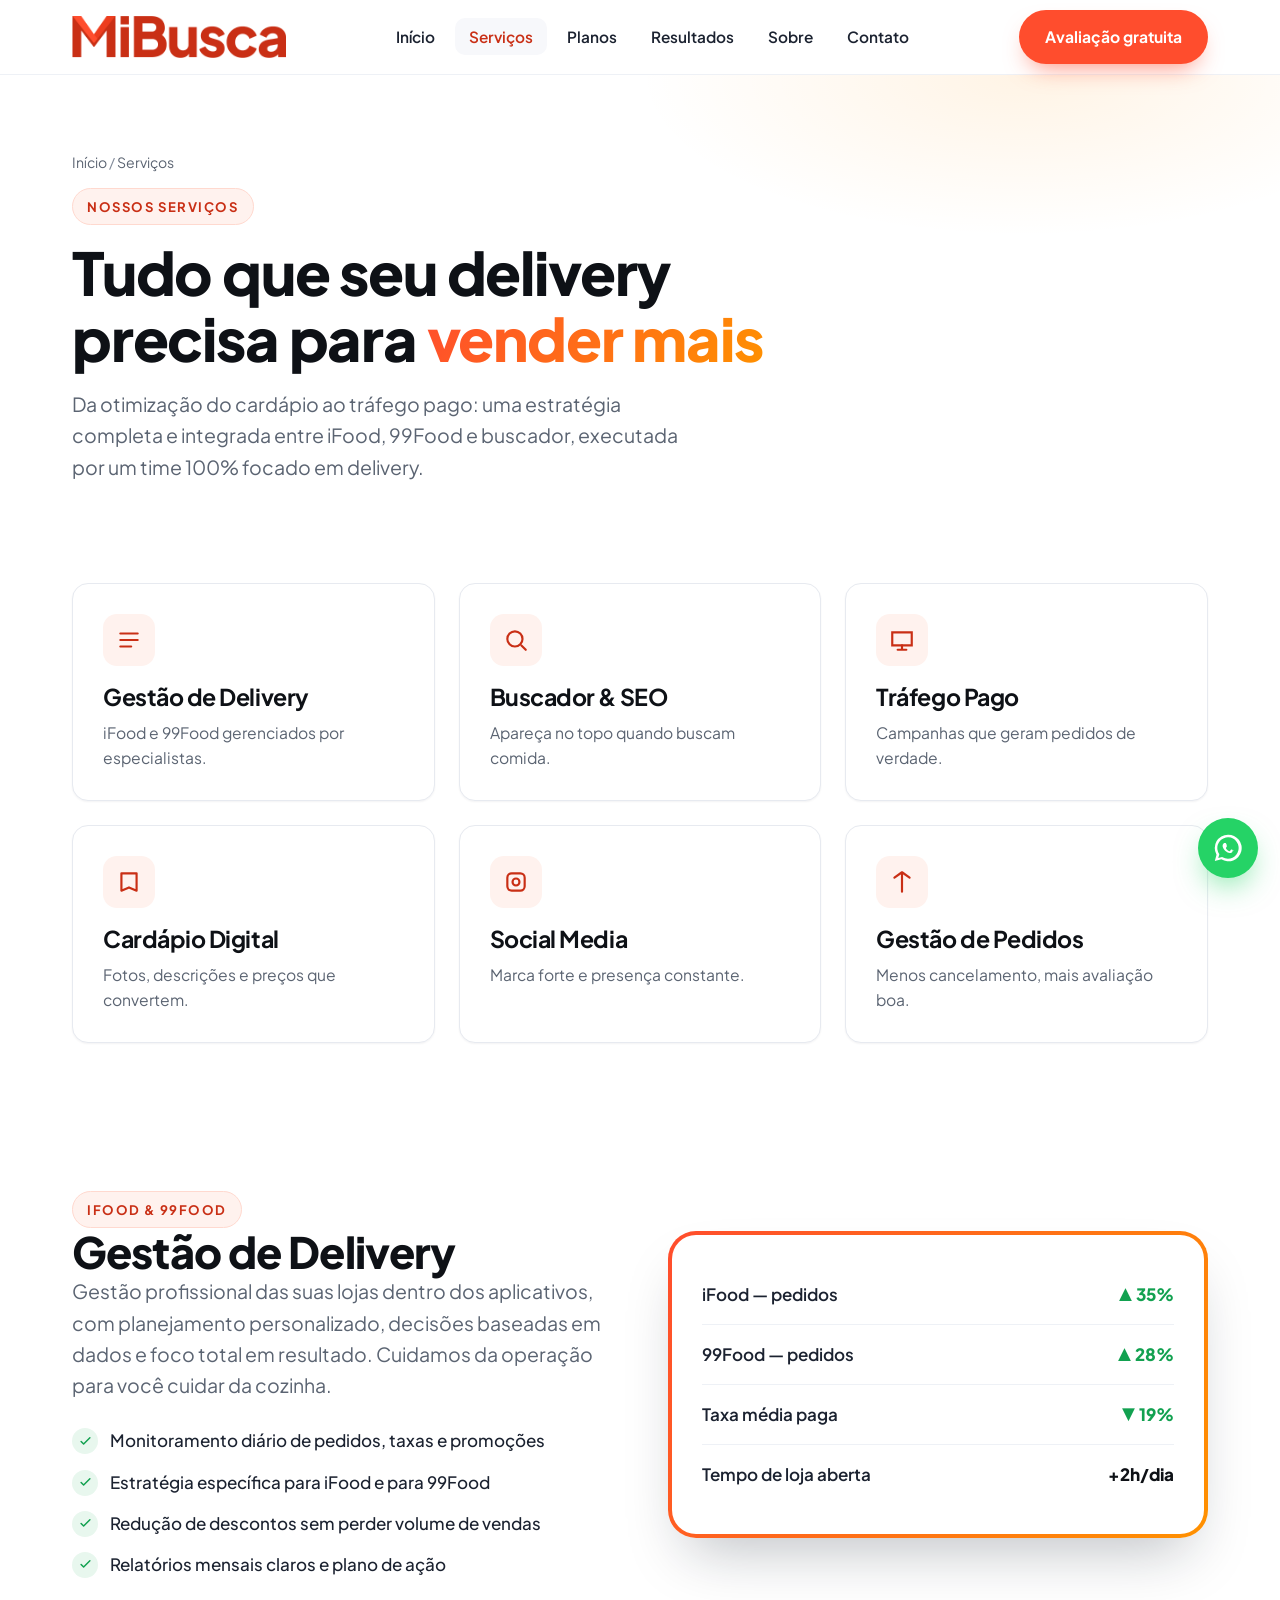
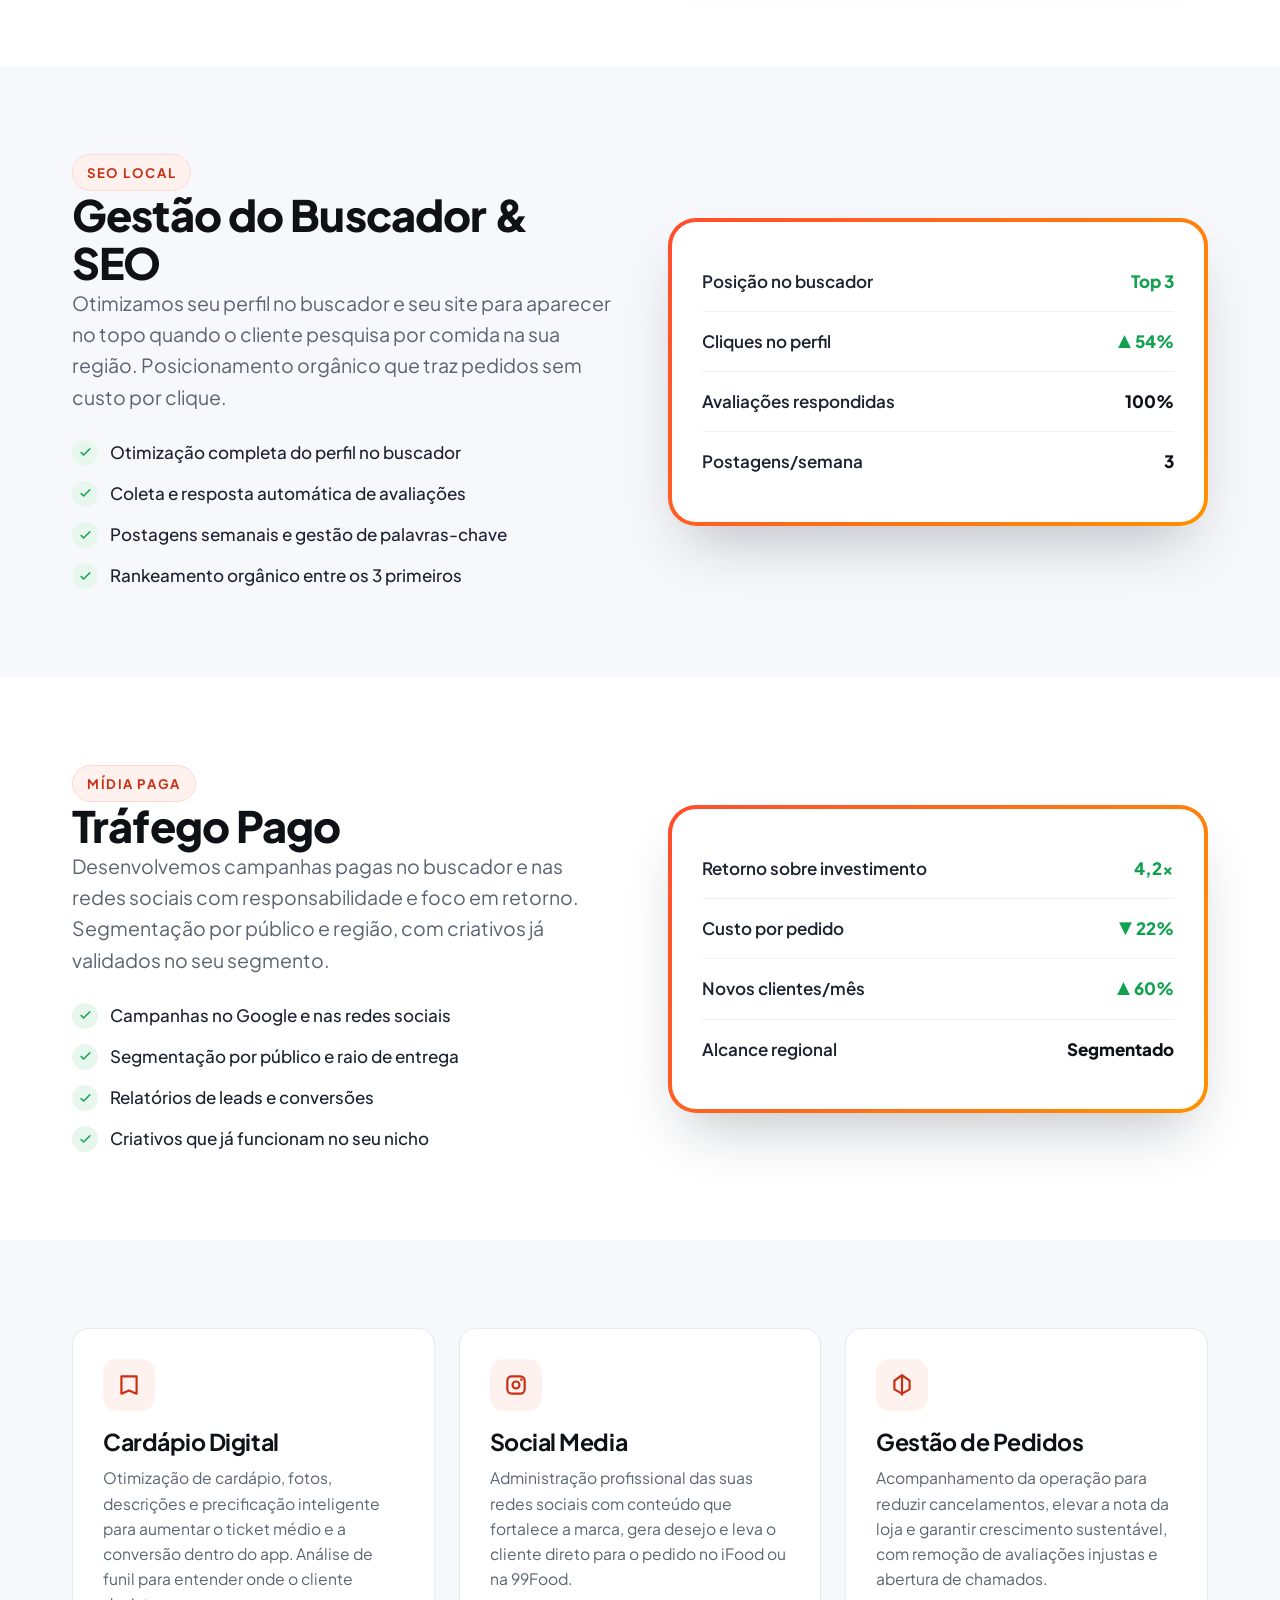
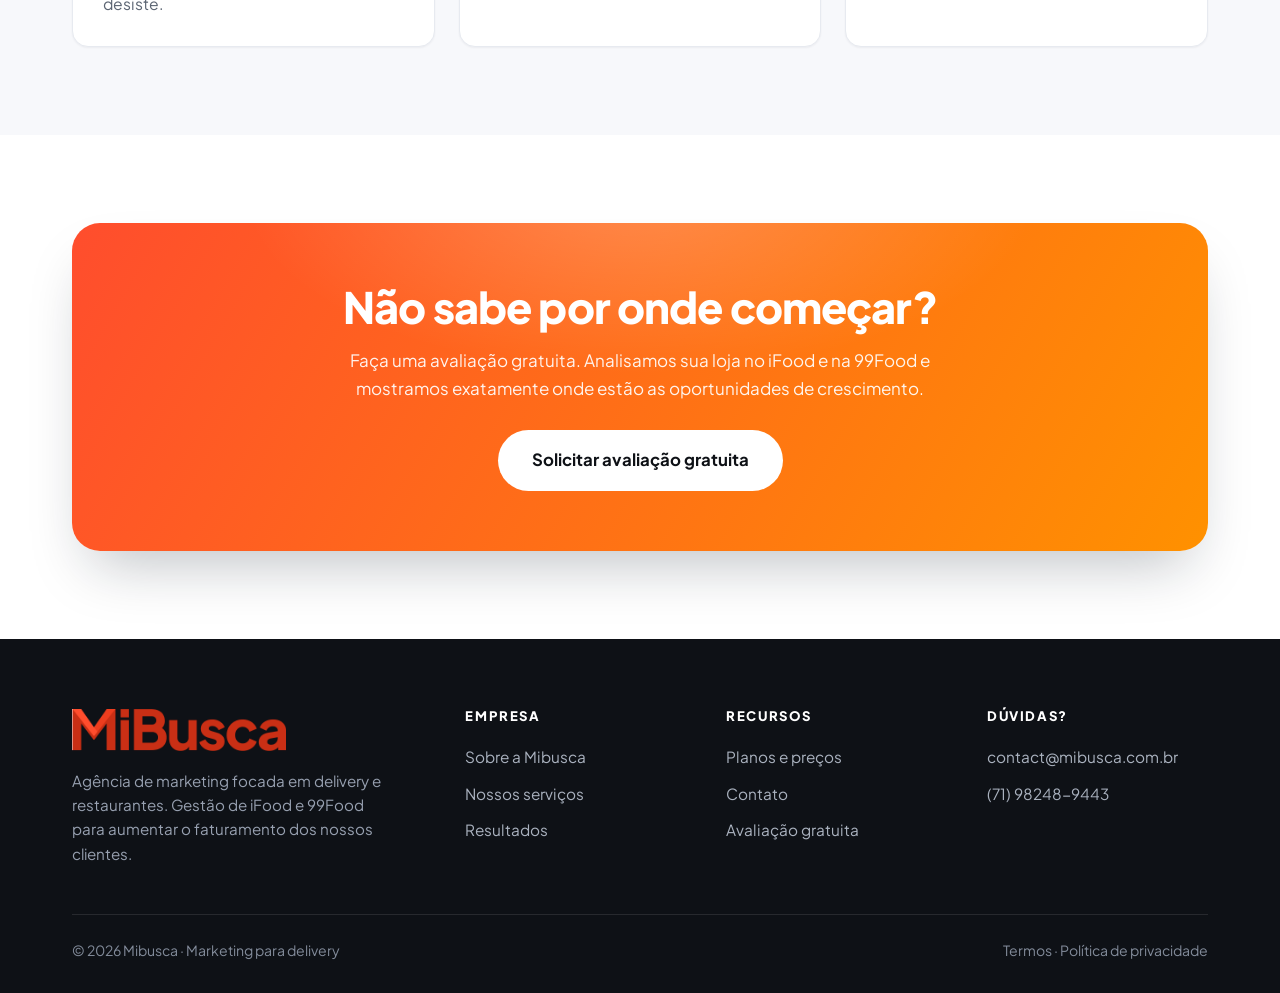
<file: servicos.html>
<!DOCTYPE html>
<html lang="pt-BR">
<head>
<meta charset="UTF-8">
<meta name="viewport" content="width=device-width, initial-scale=1.0, viewport-fit=cover">
<title>Serviços de Marketing para Delivery | Gestão de iFood e 99Food — Mibusca</title>
<meta name="description" content="Conheça os serviços da Mibusca: gestão de iFood e 99Food, SEO e perfil no buscador, tráfego pago, cardápio digital, social media e gestão de pedidos para restaurantes venderem mais.">
<meta name="robots" content="index, follow, max-image-preview:large">
<link rel="canonical" href="https://mibusca.com.br/servicos.html">
<meta name="theme-color" content="#ff4d2d">
<meta property="og:type" content="website">
<meta property="og:locale" content="pt_BR">
<meta property="og:site_name" content="Mibusca">
<meta property="og:title" content="Serviços de Marketing para Delivery — Mibusca">
<meta property="og:description" content="Gestão de iFood e 99Food, SEO, tráfego pago e cardápio digital para restaurantes.">
<meta property="og:url" content="https://mibusca.com.br/servicos.html">
<link rel="icon" href="assets/img/mibusca-logo.png" type="image/png">
<link rel="manifest" href="site.webmanifest">
<link rel="preconnect" href="https://fonts.googleapis.com">
<link rel="preconnect" href="https://fonts.gstatic.com" crossorigin>
<link rel="stylesheet" href="https://fonts.googleapis.com/css2?family=Plus+Jakarta+Sans:wght@400;500;600;700;800&display=swap">
<link rel="stylesheet" href="assets/css/styles.css">
<script type="application/ld+json">
{
  "@context": "https://schema.org",
  "@type": "BreadcrumbList",
  "itemListElement": [
    {"@type":"ListItem","position":1,"name":"Início","item":"https://mibusca.com.br/"},
    {"@type":"ListItem","position":2,"name":"Serviços","item":"https://mibusca.com.br/servicos.html"}
  ]
}
</script>
<script type="application/ld+json">
{
  "@context": "https://schema.org",
  "@type": "Service",
  "serviceType": "Gestão de marketing para delivery (iFood e 99Food)",
  "provider": {"@type":"Organization","name":"Mibusca","url":"https://mibusca.com.br/"},
  "areaServed": {"@type":"Country","name":"Brasil"},
  "audience": {"@type":"Audience","audienceType":"Restaurantes e deliveries"},
  "hasOfferCatalog": {
    "@type":"OfferCatalog","name":"Serviços Mibusca",
    "itemListElement":[
      {"@type":"Offer","itemOffered":{"@type":"Service","name":"Gestão de Delivery iFood e 99Food"}},
      {"@type":"Offer","itemOffered":{"@type":"Service","name":"Gestão do Buscador e SEO"}},
      {"@type":"Offer","itemOffered":{"@type":"Service","name":"Tráfego Pago"}},
      {"@type":"Offer","itemOffered":{"@type":"Service","name":"Cardápio Digital"}},
      {"@type":"Offer","itemOffered":{"@type":"Service","name":"Social Media"}},
      {"@type":"Offer","itemOffered":{"@type":"Service","name":"Gestão de Pedidos"}}
    ]
  }
}
</script>
</head>
<body>
<header class="site-header">
  <div class="container">
    <nav class="nav" aria-label="Principal">
      <a class="brand" href="index.html" aria-label="Mibusca — página inicial"><img src="assets/img/mibusca-logo.png" alt="Mibusca" class="brand__logo"></a>
      <ul class="nav__links">
        <li><a href="index.html">Início</a></li>
        <li><a href="servicos.html" aria-current="page">Serviços</a></li>
        <li><a href="planos.html">Planos</a></li>
        <li><a href="cases.html">Resultados</a></li>
        <li><a href="sobre.html">Sobre</a></li>
        <li><a href="contato.html">Contato</a></li>
      </ul>
      <div class="nav__cta">
        <a class="btn btn--primary" href="https://wa.me/5571982489443?text=Oi!%20Quero%20uma%20avalia%C3%A7%C3%A3o%20gratuita." target="_blank" rel="noopener">Avaliação gratuita</a>
        <button class="nav__toggle" aria-label="Abrir menu" aria-expanded="false"><svg viewBox="0 0 24 24" fill="none"><path d="M4 7h16M4 12h16M4 17h16" stroke="currentColor" stroke-width="2" stroke-linecap="round"/></svg></button>
      </div>
    </nav>
  </div>
</header>

<main>
<section class="page-hero">
  <div class="container">
    <nav class="crumb" aria-label="Você está aqui"><a href="index.html">Início</a> <span>/</span> Serviços</nav>
    <span class="eyebrow" style="margin-top:14px">Nossos serviços</span>
    <h1>Tudo que seu delivery precisa para <span class="text-grad">vender mais</span></h1>
    <p class="lead">Da otimização do cardápio ao tráfego pago: uma estratégia completa e integrada entre iFood, 99Food e buscador, executada por um time 100% focado em delivery.</p>
  </div>
</section>

<section class="section section--tight">
  <div class="container">
    <div class="grid grid-3">
      <a class="card reveal" href="#gestao-delivery"><div class="card__icon"><svg viewBox="0 0 24 24" fill="none"><path d="M4 6h16M4 12h16M4 18h10" stroke="currentColor" stroke-width="2" stroke-linecap="round"/></svg></div><h3>Gestão de Delivery</h3><p>iFood e 99Food gerenciados por especialistas.</p></a>
      <a class="card reveal" href="#seo-buscador"><div class="card__icon"><svg viewBox="0 0 24 24" fill="none"><circle cx="11" cy="11" r="7" stroke="currentColor" stroke-width="2"/><path d="M21 21l-4-4" stroke="currentColor" stroke-width="2" stroke-linecap="round"/></svg></div><h3>Buscador &amp; SEO</h3><p>Apareça no topo quando buscam comida.</p></a>
      <a class="card reveal" href="#trafego-pago"><div class="card__icon"><svg viewBox="0 0 24 24" fill="none"><path d="M3 5h18v12H3z" stroke="currentColor" stroke-width="2"/><path d="M8 21h8M12 17v4" stroke="currentColor" stroke-width="2" stroke-linecap="round"/></svg></div><h3>Tráfego Pago</h3><p>Campanhas que geram pedidos de verdade.</p></a>
      <a class="card reveal" href="#cardapio-digital"><div class="card__icon"><svg viewBox="0 0 24 24" fill="none"><path d="M5 4h14v16l-7-3-7 3z" stroke="currentColor" stroke-width="2" stroke-linejoin="round"/></svg></div><h3>Cardápio Digital</h3><p>Fotos, descrições e preços que convertem.</p></a>
      <a class="card reveal" href="#social-media"><div class="card__icon"><svg viewBox="0 0 24 24" fill="none"><rect x="4" y="4" width="16" height="16" rx="4" stroke="currentColor" stroke-width="2"/><circle cx="12" cy="12" r="3.2" stroke="currentColor" stroke-width="2"/></svg></div><h3>Social Media</h3><p>Marca forte e presença constante.</p></a>
      <a class="card reveal" href="#gestao-pedidos"><div class="card__icon"><svg viewBox="0 0 24 24" fill="none"><path d="M12 3v18M5 8l7-5 7 5" stroke="currentColor" stroke-width="2" stroke-linecap="round" stroke-linejoin="round"/></svg></div><h3>Gestão de Pedidos</h3><p>Menos cancelamento, mais avaliação boa.</p></a>
    </div>
  </div>
</section>

<!-- DETAIL SECTIONS -->
<section class="section" id="gestao-delivery">
  <div class="container">
    <div class="split">
      <div class="reveal">
        <span class="eyebrow">iFood &amp; 99Food</span>
        <h2>Gestão de Delivery</h2>
        <p class="lead">Gestão profissional das suas lojas dentro dos aplicativos, com planejamento personalizado, decisões baseadas em dados e foco total em resultado. Cuidamos da operação para você cuidar da cozinha.</p>
        <ul class="checklist">
          <li><span class="ic"><svg viewBox="0 0 24 24" fill="none"><path d="M5 12l4 4 10-10" stroke="currentColor" stroke-width="2.4" stroke-linecap="round" stroke-linejoin="round"/></svg></span> Monitoramento diário de pedidos, taxas e promoções</li>
          <li><span class="ic"><svg viewBox="0 0 24 24" fill="none"><path d="M5 12l4 4 10-10" stroke="currentColor" stroke-width="2.4" stroke-linecap="round" stroke-linejoin="round"/></svg></span> Estratégia específica para iFood e para 99Food</li>
          <li><span class="ic"><svg viewBox="0 0 24 24" fill="none"><path d="M5 12l4 4 10-10" stroke="currentColor" stroke-width="2.4" stroke-linecap="round" stroke-linejoin="round"/></svg></span> Redução de descontos sem perder volume de vendas</li>
          <li><span class="ic"><svg viewBox="0 0 24 24" fill="none"><path d="M5 12l4 4 10-10" stroke="currentColor" stroke-width="2.4" stroke-linecap="round" stroke-linejoin="round"/></svg></span> Relatórios mensais claros e plano de ação</li>
        </ul>
      </div>
      <div class="reveal"><div class="visual-card"><div class="visual-card__inner">
        <div class="kpi"><span class="k">iFood — pedidos</span><span class="v green">▲ 35%</span></div>
        <div class="kpi"><span class="k">99Food — pedidos</span><span class="v green">▲ 28%</span></div>
        <div class="kpi"><span class="k">Taxa média paga</span><span class="v green">▼ 19%</span></div>
        <div class="kpi"><span class="k">Tempo de loja aberta</span><span class="v">+2h/dia</span></div>
      </div></div></div>
    </div>
  </div>
</section>

<section class="section section--soft" id="seo-buscador">
  <div class="container">
    <div class="split">
      <div class="reveal" style="order:2"><div class="visual-card"><div class="visual-card__inner">
        <div class="kpi"><span class="k">Posição no buscador</span><span class="v green">Top 3</span></div>
        <div class="kpi"><span class="k">Cliques no perfil</span><span class="v green">▲ 54%</span></div>
        <div class="kpi"><span class="k">Avaliações respondidas</span><span class="v">100%</span></div>
        <div class="kpi"><span class="k">Postagens/semana</span><span class="v">3</span></div>
      </div></div></div>
      <div class="reveal" style="order:1">
        <span class="eyebrow">SEO local</span>
        <h2>Gestão do Buscador &amp; SEO</h2>
        <p class="lead">Otimizamos seu perfil no buscador e seu site para aparecer no topo quando o cliente pesquisa por comida na sua região. Posicionamento orgânico que traz pedidos sem custo por clique.</p>
        <ul class="checklist">
          <li><span class="ic"><svg viewBox="0 0 24 24" fill="none"><path d="M5 12l4 4 10-10" stroke="currentColor" stroke-width="2.4" stroke-linecap="round" stroke-linejoin="round"/></svg></span> Otimização completa do perfil no buscador</li>
          <li><span class="ic"><svg viewBox="0 0 24 24" fill="none"><path d="M5 12l4 4 10-10" stroke="currentColor" stroke-width="2.4" stroke-linecap="round" stroke-linejoin="round"/></svg></span> Coleta e resposta automática de avaliações</li>
          <li><span class="ic"><svg viewBox="0 0 24 24" fill="none"><path d="M5 12l4 4 10-10" stroke="currentColor" stroke-width="2.4" stroke-linecap="round" stroke-linejoin="round"/></svg></span> Postagens semanais e gestão de palavras-chave</li>
          <li><span class="ic"><svg viewBox="0 0 24 24" fill="none"><path d="M5 12l4 4 10-10" stroke="currentColor" stroke-width="2.4" stroke-linecap="round" stroke-linejoin="round"/></svg></span> Rankeamento orgânico entre os 3 primeiros</li>
        </ul>
      </div>
    </div>
  </div>
</section>

<section class="section" id="trafego-pago">
  <div class="container">
    <div class="split">
      <div class="reveal">
        <span class="eyebrow">Mídia paga</span>
        <h2>Tráfego Pago</h2>
        <p class="lead">Desenvolvemos campanhas pagas no buscador e nas redes sociais com responsabilidade e foco em retorno. Segmentação por público e região, com criativos já validados no seu segmento.</p>
        <ul class="checklist">
          <li><span class="ic"><svg viewBox="0 0 24 24" fill="none"><path d="M5 12l4 4 10-10" stroke="currentColor" stroke-width="2.4" stroke-linecap="round" stroke-linejoin="round"/></svg></span> Campanhas no Google e nas redes sociais</li>
          <li><span class="ic"><svg viewBox="0 0 24 24" fill="none"><path d="M5 12l4 4 10-10" stroke="currentColor" stroke-width="2.4" stroke-linecap="round" stroke-linejoin="round"/></svg></span> Segmentação por público e raio de entrega</li>
          <li><span class="ic"><svg viewBox="0 0 24 24" fill="none"><path d="M5 12l4 4 10-10" stroke="currentColor" stroke-width="2.4" stroke-linecap="round" stroke-linejoin="round"/></svg></span> Relatórios de leads e conversões</li>
          <li><span class="ic"><svg viewBox="0 0 24 24" fill="none"><path d="M5 12l4 4 10-10" stroke="currentColor" stroke-width="2.4" stroke-linecap="round" stroke-linejoin="round"/></svg></span> Criativos que já funcionam no seu nicho</li>
        </ul>
      </div>
      <div class="reveal"><div class="visual-card"><div class="visual-card__inner">
        <div class="kpi"><span class="k">Retorno sobre investimento</span><span class="v green">4,2x</span></div>
        <div class="kpi"><span class="k">Custo por pedido</span><span class="v green">▼ 22%</span></div>
        <div class="kpi"><span class="k">Novos clientes/mês</span><span class="v green">▲ 60%</span></div>
        <div class="kpi"><span class="k">Alcance regional</span><span class="v">Segmentado</span></div>
      </div></div></div>
    </div>
  </div>
</section>

<section class="section section--soft">
  <div class="container">
    <div class="grid grid-3">
      <article class="card reveal" id="cardapio-digital">
        <div class="card__icon"><svg viewBox="0 0 24 24" fill="none"><path d="M5 4h14v16l-7-3-7 3z" stroke="currentColor" stroke-width="2" stroke-linejoin="round"/></svg></div>
        <h3>Cardápio Digital</h3>
        <p>Otimização de cardápio, fotos, descrições e precificação inteligente para aumentar o ticket médio e a conversão dentro do app. Análise de funil para entender onde o cliente desiste.</p>
      </article>
      <article class="card reveal" id="social-media">
        <div class="card__icon"><svg viewBox="0 0 24 24" fill="none"><rect x="4" y="4" width="16" height="16" rx="4" stroke="currentColor" stroke-width="2"/><circle cx="12" cy="12" r="3.2" stroke="currentColor" stroke-width="2"/><circle cx="17" cy="7" r="1.2" fill="currentColor"/></svg></div>
        <h3>Social Media</h3>
        <p>Administração profissional das suas redes sociais com conteúdo que fortalece a marca, gera desejo e leva o cliente direto para o pedido no iFood ou na 99Food.</p>
      </article>
      <article class="card reveal" id="gestao-pedidos">
        <div class="card__icon"><svg viewBox="0 0 24 24" fill="none"><path d="M12 3v18M5 8l7-5 7 5" stroke="currentColor" stroke-width="2" stroke-linecap="round" stroke-linejoin="round"/><path d="M5 8v8l7 4 7-4V8" stroke="currentColor" stroke-width="2" stroke-linejoin="round"/></svg></div>
        <h3>Gestão de Pedidos</h3>
        <p>Acompanhamento da operação para reduzir cancelamentos, elevar a nota da loja e garantir crescimento sustentável, com remoção de avaliações injustas e abertura de chamados.</p>
      </article>
    </div>
  </div>
</section>

<section class="section">
  <div class="container">
    <div class="cta reveal">
      <h2>Não sabe por onde começar?</h2>
      <p>Faça uma avaliação gratuita. Analisamos sua loja no iFood e na 99Food e mostramos exatamente onde estão as oportunidades de crescimento.</p>
      <a class="btn btn--light btn--lg" href="https://wa.me/5571982489443?text=Oi!%20Quero%20uma%20avalia%C3%A7%C3%A3o%20gratuita%20dos%20meus%20servi%C3%A7os." target="_blank" rel="noopener">Solicitar avaliação gratuita</a>
    </div>
  </div>
</section>
</main>

<footer class="site-footer">
  <div class="container">
    <div class="footer__grid">
      <div>
        <a class="brand" href="index.html"><img src="assets/img/mibusca-logo.png" alt="Mibusca" class="brand__logo"></a>
        <p class="footer__about">Agência de marketing focada em delivery e restaurantes. Gestão de iFood e 99Food para aumentar o faturamento dos nossos clientes.</p>
      </div>
      <div class="footer__col"><h4>Empresa</h4><a href="sobre.html">Sobre a Mibusca</a><a href="servicos.html">Nossos serviços</a><a href="cases.html">Resultados</a></div>
      <div class="footer__col"><h4>Recursos</h4><a href="planos.html">Planos e preços</a><a href="contato.html">Contato</a><a href="https://wa.me/5571982489443" target="_blank" rel="noopener">Avaliação gratuita</a></div>
      <div class="footer__col"><h4>Dúvidas?</h4><p>contact@mibusca.com.br</p><a href="tel:+5571982489443">(71) 98248-9443</a></div>
    </div>
    <div class="footer__bottom"><span>© <span id="year">2026</span> Mibusca · Marketing para delivery</span><span>Termos · Política de privacidade</span></div>
  </div>
</footer>
<a class="wa-float" href="https://wa.me/5571982489443?text=Oi!%20Vim%20pelo%20site%20da%20Mibusca." target="_blank" rel="noopener" aria-label="Falar no WhatsApp"><svg viewBox="0 0 24 24" fill="#fff"><path d="M12 2a10 10 0 00-8.6 15l-1.3 4.8 4.9-1.3A10 10 0 1012 2zm0 18a8 8 0 01-4.1-1.1l-.3-.2-2.9.8.8-2.8-.2-.3A8 8 0 1112 20zm4.5-6c-.2-.1-1.5-.7-1.7-.8-.2-.1-.4-.1-.6.1-.2.3-.6.8-.8 1-.1.1-.3.2-.5.1-.7-.3-1.4-.7-2-1.5-.4-.5-.7-1.2 0-1.6.1-.1.3-.4.2-.6 0-.2 0-1.5-.6-2-.2-.5-.4-.4-.6-.4h-.5c-.2 0-.5.1-.7.3-.7.7-.9 1.6-.6 2.6.4 1.4 1.3 2.6 2.8 3.6 1.2.8 2.1 1 2.8 1 .5 0 1.4-.4 1.6-1 .2-.6.2-1 .1-1.1z"/></svg></a>
<script src="assets/js/main.js" defer></script>
</body>
</html>
</file>
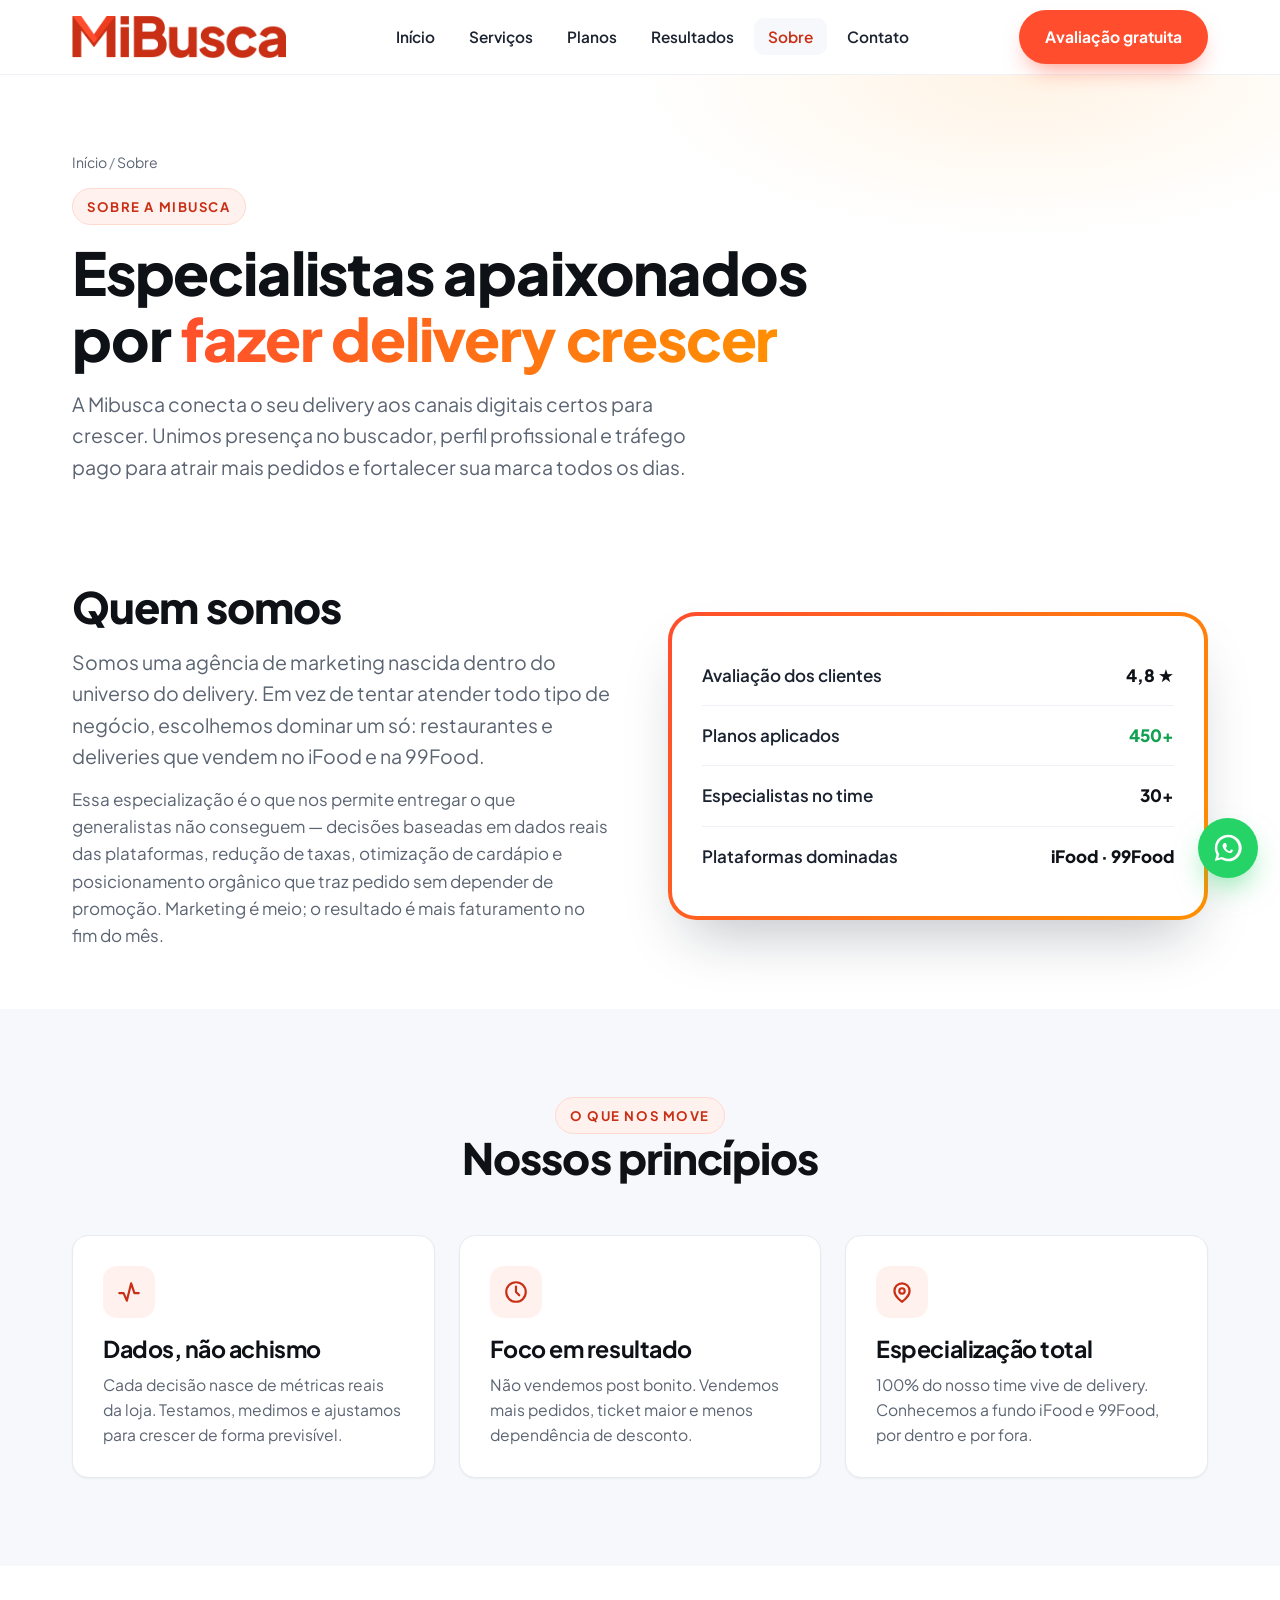
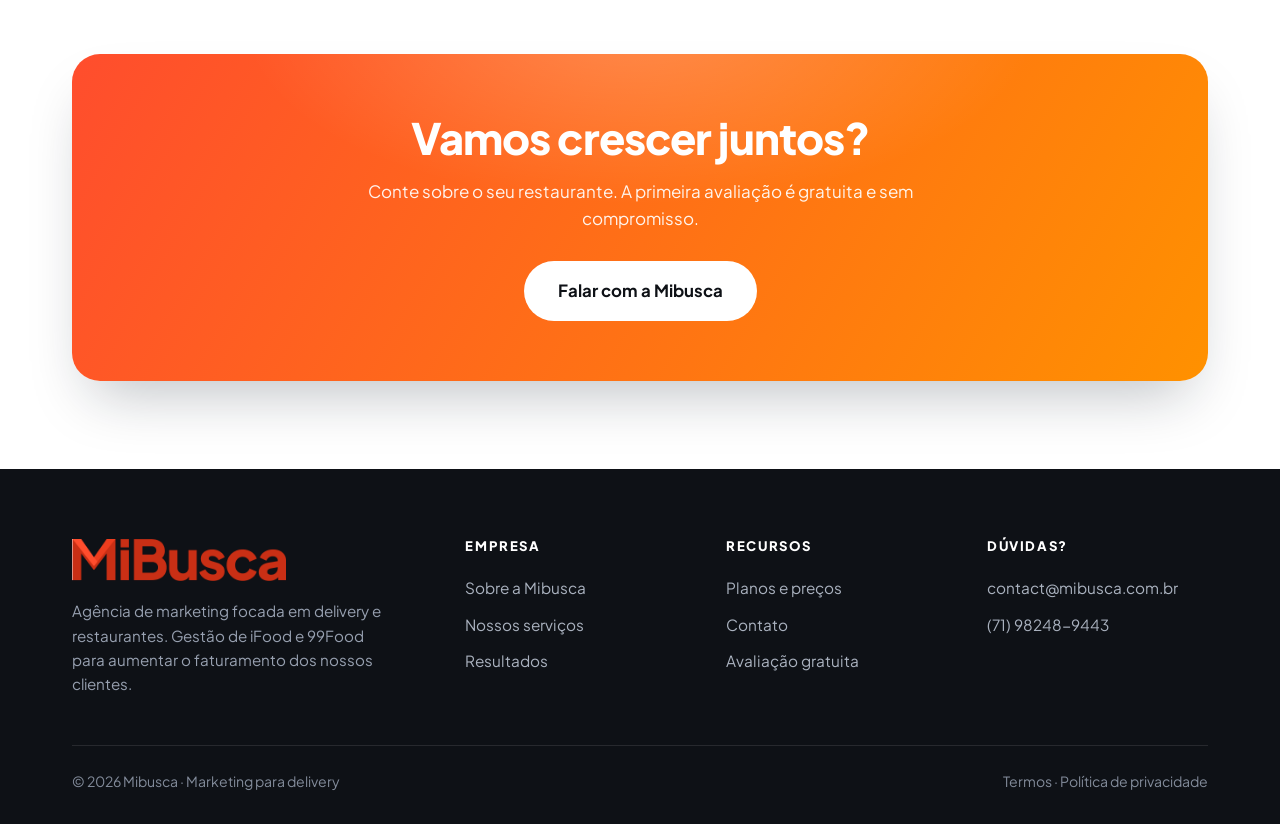
<file: sobre.html>
<!DOCTYPE html>
<html lang="pt-BR">
<head>
<meta charset="UTF-8">
<meta name="viewport" content="width=device-width, initial-scale=1.0, viewport-fit=cover">
<title>Sobre a Mibusca | Agência Especialista em Delivery e Restaurantes</title>
<meta name="description" content="Conheça a Mibusca: agência de marketing 100% focada em delivery e restaurantes. Unimos gestão de iFood e 99Food, SEO e tráfego pago para transformar deliveries em negócios sólidos.">
<meta name="robots" content="index, follow, max-image-preview:large">
<link rel="canonical" href="https://mibusca.com.br/sobre.html">
<meta name="theme-color" content="#ff4d2d">
<meta property="og:type" content="website">
<meta property="og:locale" content="pt_BR">
<meta property="og:site_name" content="Mibusca">
<meta property="og:title" content="Sobre a Mibusca — Especialistas em Delivery">
<meta property="og:description" content="Agência 100% focada em delivery, iFood e 99Food.">
<meta property="og:url" content="https://mibusca.com.br/sobre.html">
<link rel="icon" href="assets/img/mibusca-logo.png" type="image/png">
<link rel="manifest" href="site.webmanifest">
<link rel="preconnect" href="https://fonts.googleapis.com">
<link rel="preconnect" href="https://fonts.gstatic.com" crossorigin>
<link rel="stylesheet" href="https://fonts.googleapis.com/css2?family=Plus+Jakarta+Sans:wght@400;500;600;700;800&display=swap">
<link rel="stylesheet" href="assets/css/styles.css">
<script type="application/ld+json">
{
  "@context": "https://schema.org",
  "@type": "BreadcrumbList",
  "itemListElement": [
    {"@type":"ListItem","position":1,"name":"Início","item":"https://mibusca.com.br/"},
    {"@type":"ListItem","position":2,"name":"Sobre","item":"https://mibusca.com.br/sobre.html"}
  ]
}
</script>
<script type="application/ld+json">
{
  "@context":"https://schema.org",
  "@type":"AboutPage",
  "name":"Sobre a Mibusca",
  "url":"https://mibusca.com.br/sobre.html",
  "about":{"@type":"Organization","name":"Mibusca"}
}
</script>
</head>
<body>
<header class="site-header">
  <div class="container">
    <nav class="nav" aria-label="Principal">
      <a class="brand" href="index.html" aria-label="Mibusca — página inicial"><img src="assets/img/mibusca-logo.png" alt="Mibusca" class="brand__logo"></a>
      <ul class="nav__links">
        <li><a href="index.html">Início</a></li>
        <li><a href="servicos.html">Serviços</a></li>
        <li><a href="planos.html">Planos</a></li>
        <li><a href="cases.html">Resultados</a></li>
        <li><a href="sobre.html" aria-current="page">Sobre</a></li>
        <li><a href="contato.html">Contato</a></li>
      </ul>
      <div class="nav__cta">
        <a class="btn btn--primary" href="https://wa.me/5571982489443?text=Oi!%20Quero%20uma%20avalia%C3%A7%C3%A3o%20gratuita." target="_blank" rel="noopener">Avaliação gratuita</a>
        <button class="nav__toggle" aria-label="Abrir menu" aria-expanded="false"><svg viewBox="0 0 24 24" fill="none"><path d="M4 7h16M4 12h16M4 17h16" stroke="currentColor" stroke-width="2" stroke-linecap="round"/></svg></button>
      </div>
    </nav>
  </div>
</header>

<main>
<section class="page-hero">
  <div class="container">
    <nav class="crumb" aria-label="Você está aqui"><a href="index.html">Início</a> <span>/</span> Sobre</nav>
    <span class="eyebrow" style="margin-top:14px">Sobre a Mibusca</span>
    <h1>Especialistas apaixonados por <span class="text-grad">fazer delivery crescer</span></h1>
    <p class="lead">A Mibusca conecta o seu delivery aos canais digitais certos para crescer. Unimos presença no buscador, perfil profissional e tráfego pago para atrair mais pedidos e fortalecer sua marca todos os dias.</p>
  </div>
</section>

<section class="section section--tight">
  <div class="container">
    <div class="split">
      <div class="reveal">
        <h2>Quem somos</h2>
        <p class="lead" style="margin-top:16px">Somos uma agência de marketing nascida dentro do universo do delivery. Em vez de tentar atender todo tipo de negócio, escolhemos dominar um só: restaurantes e deliveries que vendem no iFood e na 99Food.</p>
        <p style="margin-top:14px">Essa especialização é o que nos permite entregar o que generalistas não conseguem — decisões baseadas em dados reais das plataformas, redução de taxas, otimização de cardápio e posicionamento orgânico que traz pedido sem depender de promoção. Marketing é meio; o resultado é mais faturamento no fim do mês.</p>
      </div>
      <div class="reveal"><div class="visual-card"><div class="visual-card__inner">
        <div class="kpi"><span class="k">Avaliação dos clientes</span><span class="v">4,8 ★</span></div>
        <div class="kpi"><span class="k">Planos aplicados</span><span class="v green">450+</span></div>
        <div class="kpi"><span class="k">Especialistas no time</span><span class="v">30+</span></div>
        <div class="kpi"><span class="k">Plataformas dominadas</span><span class="v">iFood · 99Food</span></div>
      </div></div></div>
    </div>
  </div>
</section>

<section class="section section--soft">
  <div class="container">
    <div class="section-head center">
      <span class="eyebrow">O que nos move</span>
      <h2>Nossos princípios</h2>
    </div>
    <div class="grid grid-3">
      <article class="card reveal">
        <div class="card__icon"><svg viewBox="0 0 24 24" fill="none"><path d="M3 13h4l3 7 4-16 3 9h4" stroke="currentColor" stroke-width="2" stroke-linecap="round" stroke-linejoin="round"/></svg></div>
        <h3>Dados, não achismo</h3>
        <p>Cada decisão nasce de métricas reais da loja. Testamos, medimos e ajustamos para crescer de forma previsível.</p>
      </article>
      <article class="card reveal">
        <div class="card__icon"><svg viewBox="0 0 24 24" fill="none"><circle cx="12" cy="12" r="9" stroke="currentColor" stroke-width="2"/><path d="M12 7v5l3 3" stroke="currentColor" stroke-width="2" stroke-linecap="round" stroke-linejoin="round"/></svg></div>
        <h3>Foco em resultado</h3>
        <p>Não vendemos post bonito. Vendemos mais pedidos, ticket maior e menos dependência de desconto.</p>
      </article>
      <article class="card reveal">
        <div class="card__icon"><svg viewBox="0 0 24 24" fill="none"><path d="M12 21s-7-4.5-7-10a7 7 0 0114 0c0 5.5-7 10-7 10z" stroke="currentColor" stroke-width="2" stroke-linejoin="round"/><circle cx="12" cy="11" r="2.5" stroke="currentColor" stroke-width="2"/></svg></div>
        <h3>Especialização total</h3>
        <p>100% do nosso time vive de delivery. Conhecemos a fundo iFood e 99Food, por dentro e por fora.</p>
      </article>
    </div>
  </div>
</section>

<section class="section">
  <div class="container">
    <div class="cta reveal">
      <h2>Vamos crescer juntos?</h2>
      <p>Conte sobre o seu restaurante. A primeira avaliação é gratuita e sem compromisso.</p>
      <a class="btn btn--light btn--lg" href="https://wa.me/5571982489443?text=Oi!%20Quero%20conhecer%20melhor%20a%20Mibusca." target="_blank" rel="noopener">Falar com a Mibusca</a>
    </div>
  </div>
</section>
</main>

<footer class="site-footer">
  <div class="container">
    <div class="footer__grid">
      <div>
        <a class="brand" href="index.html"><img src="assets/img/mibusca-logo.png" alt="Mibusca" class="brand__logo"></a>
        <p class="footer__about">Agência de marketing focada em delivery e restaurantes. Gestão de iFood e 99Food para aumentar o faturamento dos nossos clientes.</p>
      </div>
      <div class="footer__col"><h4>Empresa</h4><a href="sobre.html">Sobre a Mibusca</a><a href="servicos.html">Nossos serviços</a><a href="cases.html">Resultados</a></div>
      <div class="footer__col"><h4>Recursos</h4><a href="planos.html">Planos e preços</a><a href="contato.html">Contato</a><a href="https://wa.me/5571982489443" target="_blank" rel="noopener">Avaliação gratuita</a></div>
      <div class="footer__col"><h4>Dúvidas?</h4><p>contact@mibusca.com.br</p><a href="tel:+5571982489443">(71) 98248-9443</a></div>
    </div>
    <div class="footer__bottom"><span>© <span id="year">2026</span> Mibusca · Marketing para delivery</span><span>Termos · Política de privacidade</span></div>
  </div>
</footer>
<a class="wa-float" href="https://wa.me/5571982489443?text=Oi!%20Vim%20pelo%20site%20da%20Mibusca." target="_blank" rel="noopener" aria-label="Falar no WhatsApp"><svg viewBox="0 0 24 24" fill="#fff"><path d="M12 2a10 10 0 00-8.6 15l-1.3 4.8 4.9-1.3A10 10 0 1012 2zm0 18a8 8 0 01-4.1-1.1l-.3-.2-2.9.8.8-2.8-.2-.3A8 8 0 1112 20zm4.5-6c-.2-.1-1.5-.7-1.7-.8-.2-.1-.4-.1-.6.1-.2.3-.6.8-.8 1-.1.1-.3.2-.5.1-.7-.3-1.4-.7-2-1.5-.4-.5-.7-1.2 0-1.6.1-.1.3-.4.2-.6 0-.2 0-1.5-.6-2-.2-.5-.4-.4-.6-.4h-.5c-.2 0-.5.1-.7.3-.7.7-.9 1.6-.6 2.6.4 1.4 1.3 2.6 2.8 3.6 1.2.8 2.1 1 2.8 1 .5 0 1.4-.4 1.6-1 .2-.6.2-1 .1-1.1z"/></svg></a>
<script src="assets/js/main.js" defer></script>
</body>
</html>
</file>
<file: assets/css/styles.css>
/* ==========================================================================
   Mibusca — Design System
   Agência de marketing para delivery (iFood & 99Food)
   ========================================================================== */

:root {
  /* Brand */
  --brand: #ff4d2d;
  --brand-600: #ed3d1e;
  --brand-700: #c92f15;
  --brand-2: #ff9100;
  --accent: #12a150;
  --accent-soft: #e8f7ee;

  /* Ink / neutrals */
  --ink: #0e1116;
  --ink-2: #1b2230;
  --muted: #5b6472;
  --muted-2: #828b9a;
  --line: #e7eaf0;
  --line-2: #eef1f6;
  --bg: #ffffff;
  --bg-soft: #f7f8fb;
  --bg-ink: #0e1116;

  /* Effects */
  --radius: 16px;
  --radius-sm: 12px;
  --radius-lg: 28px;
  --shadow-sm: 0 1px 2px rgba(16, 24, 40, .05);
  --shadow: 0 10px 30px -12px rgba(16, 24, 40, .18);
  --shadow-lg: 0 30px 60px -20px rgba(16, 24, 40, .28);
  --ring: 0 0 0 4px rgba(255, 77, 45, .15);

  --container: 1180px;
  --gradient: linear-gradient(120deg, var(--brand) 0%, var(--brand-2) 100%);
  --font: "Plus Jakarta Sans", "Inter", system-ui, -apple-system, Segoe UI, Roboto, Arial, sans-serif;
}

/* Reset ------------------------------------------------------------------- */
*, *::before, *::after { box-sizing: border-box; }
* { margin: 0; }
html { scroll-behavior: smooth; -webkit-text-size-adjust: 100%; }
body {
  font-family: var(--font);
  color: var(--ink);
  background: var(--bg);
  line-height: 1.6;
  font-size: 17px;
  -webkit-font-smoothing: antialiased;
  text-rendering: optimizeLegibility;
  overflow-x: hidden;
}
img, svg, video { display: block; max-width: 100%; height: auto; }
a { color: inherit; text-decoration: none; }
button { font-family: inherit; cursor: pointer; border: 0; background: none; }
ul { list-style: none; padding: 0; }
:focus-visible { outline: none; box-shadow: var(--ring); border-radius: 6px; }

/* Layout ------------------------------------------------------------------ */
.container { width: 100%; max-width: var(--container); margin-inline: auto; padding-inline: 22px; }
.section { padding: 88px 0; }
.section--soft { background: var(--bg-soft); }
.section--ink { background: var(--bg-ink); color: #fff; }
.section--tight { padding: 60px 0; }

/* Typography -------------------------------------------------------------- */
h1, h2, h3, h4 { line-height: 1.12; letter-spacing: -.02em; font-weight: 800; color: var(--ink); }
.section--ink h1, .section--ink h2, .section--ink h3 { color: #fff; }
h1 { font-size: clamp(2.3rem, 5.2vw, 3.7rem); }
h2 { font-size: clamp(1.9rem, 3.8vw, 2.7rem); }
h3 { font-size: clamp(1.2rem, 2vw, 1.45rem); font-weight: 700; }
p { color: var(--muted); }
.lead { font-size: clamp(1.05rem, 1.8vw, 1.22rem); color: var(--muted); }
.eyebrow {
  display: inline-flex; align-items: center; gap: 8px;
  font-size: .82rem; font-weight: 700; letter-spacing: .12em; text-transform: uppercase;
  color: var(--brand-700); background: #fff2ee; border: 1px solid #ffd9cf;
  padding: 7px 14px; border-radius: 999px;
}
.section--ink .eyebrow { color: #ffd9cf; background: rgba(255,255,255,.06); border-color: rgba(255,255,255,.14); }
.section-head { max-width: 720px; margin-bottom: 52px; }
.section-head.center { margin-inline: auto; text-align: center; }
.section-head .lead { margin-top: 18px; }
.text-grad { background: var(--gradient); -webkit-background-clip: text; background-clip: text; color: transparent; }

/* Buttons ----------------------------------------------------------------- */
.btn {
  display: inline-flex; align-items: center; justify-content: center; gap: 9px;
  font-weight: 700; font-size: .98rem; padding: 14px 26px; border-radius: 999px;
  transition: transform .18s ease, box-shadow .2s ease, background .2s ease, color .2s ease;
  white-space: nowrap;
}
.btn svg { width: 19px; height: 19px; }
.btn--primary { background: var(--brand); color: #fff; box-shadow: 0 12px 24px -10px rgba(255,77,45,.65); }
.btn--primary:hover { background: var(--brand-600); transform: translateY(-2px); box-shadow: 0 18px 30px -12px rgba(255,77,45,.7); }
.btn--ghost { background: #fff; color: var(--ink); border: 1.5px solid var(--line); }
.btn--ghost:hover { border-color: var(--ink); transform: translateY(-2px); }
.btn--light { background: #fff; color: var(--ink); }
.btn--light:hover { transform: translateY(-2px); box-shadow: var(--shadow); }
.btn--lg { padding: 17px 34px; font-size: 1.05rem; }
.btn--block { width: 100%; }

/* Header ------------------------------------------------------------------ */
.site-header {
  position: sticky; top: 0; z-index: 60;
  background: rgba(255,255,255,.82); backdrop-filter: saturate(180%) blur(14px);
  border-bottom: 1px solid var(--line-2);
}
.nav { display: flex; align-items: center; justify-content: space-between; height: 74px; gap: 24px; }
.brand { display: flex; align-items: center; gap: 11px; font-weight: 800; font-size: 1.28rem; letter-spacing: -.02em; }
.brand__mark {
  width: 38px; height: 38px; border-radius: 11px; background: var(--gradient);
  display: grid; place-items: center; color: #fff; font-weight: 800; box-shadow: 0 8px 18px -8px rgba(255,77,45,.7);
}
.brand__mark svg { width: 22px; height: 22px; }
.brand b { color: var(--brand); }
.brand__logo { height: 42px; width: auto; display: block; }
.nav__links { display: flex; align-items: center; gap: 6px; }
.nav__links a {
  font-weight: 600; font-size: .96rem; color: var(--ink-2); padding: 9px 14px; border-radius: 10px;
  transition: background .15s, color .15s;
}
.nav__links a:hover, .nav__links a[aria-current="page"] { background: var(--bg-soft); color: var(--brand-700); }
.nav__cta { display: flex; align-items: center; gap: 12px; }
.nav__toggle { display: none; width: 44px; height: 44px; border-radius: 11px; border: 1.5px solid var(--line); align-items: center; justify-content: center; }
.nav__toggle svg { width: 22px; height: 22px; }

/* Hero -------------------------------------------------------------------- */
.hero { position: relative; padding: 72px 0 64px; overflow: hidden; }
.hero::before {
  content: ""; position: absolute; inset: 0; z-index: -1;
  background:
    radial-gradient(60% 55% at 85% 8%, rgba(255,145,0,.12), transparent 60%),
    radial-gradient(55% 50% at 8% 18%, rgba(255,77,45,.12), transparent 60%);
}
.hero__grid { display: grid; grid-template-columns: 1.05fr .95fr; gap: 56px; align-items: center; }
.hero h1 { margin-top: 22px; }
.hero .lead { margin-top: 22px; max-width: 540px; }
.hero__actions { display: flex; flex-wrap: wrap; gap: 14px; margin-top: 30px; }
.hero__trust { display: flex; align-items: center; gap: 18px; margin-top: 26px; flex-wrap: wrap; }
.hero__stars { color: var(--brand-2); font-size: 1.1rem; letter-spacing: 2px; }
.hero__trust small { color: var(--muted); font-size: .9rem; }

.hero__card {
  background: #fff; border: 1px solid var(--line); border-radius: var(--radius-lg);
  box-shadow: var(--shadow-lg); padding: 26px; position: relative;
}
.hero__card-top { display: flex; align-items: center; justify-content: space-between; padding-bottom: 18px; border-bottom: 1px solid var(--line-2); }
.platform-chip { display: inline-flex; align-items: center; gap: 8px; font-weight: 700; font-size: .9rem; padding: 7px 13px; border-radius: 999px; background: var(--bg-soft); border: 1px solid var(--line); }
.dot { width: 9px; height: 9px; border-radius: 50%; }
.dot--ifood { background: #ea1d2c; }
.dot--99 { background: #ec3237; }
.metric-row { display: flex; align-items: flex-end; gap: 14px; margin-top: 20px; }
.metric-row .big { font-size: 2.6rem; font-weight: 800; letter-spacing: -.03em; line-height: 1; }
.metric-row .up { color: var(--accent); font-weight: 700; font-size: .95rem; display: inline-flex; align-items: center; gap: 4px; }
.bars { display: flex; align-items: flex-end; gap: 10px; height: 116px; margin-top: 22px; }
.bars span { flex: 1; background: var(--bg-soft); border-radius: 8px 8px 0 0; position: relative; }
.bars span::after { content: ""; position: absolute; inset: auto 0 0 0; height: var(--h); background: var(--gradient); border-radius: 8px 8px 0 0; transition: height 1s cubic-bezier(.2,.8,.2,1); }
.hero__card-foot { display: flex; justify-content: space-between; margin-top: 16px; font-size: .82rem; color: var(--muted-2); }

/* Logos / marquee --------------------------------------------------------- */
.logos { padding: 34px 0; border-top: 1px solid var(--line-2); border-bottom: 1px solid var(--line-2); }
.logos p { text-align: center; font-size: .85rem; letter-spacing: .08em; text-transform: uppercase; color: var(--muted-2); font-weight: 600; margin-bottom: 18px; }
.logos__row { display: flex; flex-wrap: wrap; justify-content: center; align-items: center; gap: 18px 30px; }
.logo-pill { display: inline-flex; align-items: center; gap: 9px; font-weight: 700; color: var(--ink-2); opacity: .72; }
.logo-pill svg { width: 22px; height: 22px; }

/* Stat band --------------------------------------------------------------- */
.stats { display: grid; grid-template-columns: repeat(4, 1fr); gap: 24px; }
.stat { text-align: center; padding: 8px; }
.stat .num { font-size: clamp(2.1rem, 4vw, 2.9rem); font-weight: 800; letter-spacing: -.03em; background: var(--gradient); -webkit-background-clip: text; background-clip: text; color: transparent; }
.stat .label { color: var(--muted); font-size: .98rem; margin-top: 4px; }
.section--ink .stat .label { color: rgba(255,255,255,.7); }

/* Cards / services -------------------------------------------------------- */
.grid { display: grid; gap: 24px; }
.grid-2 { grid-template-columns: repeat(2, 1fr); }
.grid-3 { grid-template-columns: repeat(3, 1fr); }
.grid-4 { grid-template-columns: repeat(4, 1fr); }

.card {
  background: #fff; border: 1px solid var(--line); border-radius: var(--radius);
  padding: 30px; box-shadow: var(--shadow-sm); transition: transform .2s ease, box-shadow .2s ease, border-color .2s;
}
.card:hover { transform: translateY(-4px); box-shadow: var(--shadow); border-color: #ffd9cf; }
.card__icon {
  width: 52px; height: 52px; border-radius: 14px; display: grid; place-items: center;
  background: #fff2ee; color: var(--brand-700); margin-bottom: 18px;
}
.card__icon svg { width: 26px; height: 26px; }
.card h3 { margin-bottom: 10px; }
.card p { font-size: .98rem; }
.card__link { display: inline-flex; align-items: center; gap: 6px; margin-top: 16px; color: var(--brand-700); font-weight: 700; font-size: .92rem; }
.card__link svg { width: 16px; height: 16px; transition: transform .2s; }
.card:hover .card__link svg { transform: translateX(3px); }

/* Feature split ----------------------------------------------------------- */
.split { display: grid; grid-template-columns: 1fr 1fr; gap: 56px; align-items: center; }
.checklist { display: grid; gap: 14px; margin-top: 26px; }
.checklist li { display: flex; gap: 12px; align-items: flex-start; color: var(--ink-2); font-weight: 500; }
.checklist .ic { flex: none; width: 26px; height: 26px; border-radius: 50%; background: var(--accent-soft); color: var(--accent); display: grid; place-items: center; margin-top: 1px; }
.checklist .ic svg { width: 15px; height: 15px; }
.section--ink .checklist li { color: rgba(255,255,255,.85); }

.visual-card { background: var(--gradient); border-radius: var(--radius-lg); padding: 4px; box-shadow: var(--shadow-lg); }
.visual-card__inner { background: #fff; border-radius: 24px; padding: 30px; }
.kpi { display: flex; align-items: center; justify-content: space-between; padding: 16px 0; border-bottom: 1px solid var(--line-2); }
.kpi:last-child { border-bottom: 0; }
.kpi .k { font-weight: 600; color: var(--ink-2); }
.kpi .v { font-weight: 800; }
.kpi .v.green { color: var(--accent); }

/* Pricing ----------------------------------------------------------------- */
.pricing { display: grid; grid-template-columns: repeat(3, 1fr); gap: 24px; align-items: start; }
.plan {
  background: #fff; border: 1px solid var(--line); border-radius: var(--radius-lg);
  padding: 32px; position: relative; box-shadow: var(--shadow-sm); transition: transform .2s, box-shadow .2s;
}
.plan:hover { transform: translateY(-4px); box-shadow: var(--shadow); }
.plan--featured { border: 2px solid var(--brand); box-shadow: var(--shadow-lg); }
.plan__badge { position: absolute; top: -14px; left: 50%; transform: translateX(-50%); background: var(--gradient); color: #fff; font-weight: 700; font-size: .8rem; padding: 7px 16px; border-radius: 999px; white-space: nowrap; }
.plan__name { font-size: .92rem; font-weight: 800; letter-spacing: .1em; text-transform: uppercase; color: var(--brand-700); }
.plan__desc { font-size: .92rem; color: var(--muted); margin-top: 6px; min-height: 42px; }
.plan__price { display: flex; align-items: baseline; gap: 6px; margin: 18px 0 4px; }
.plan__price .cur { font-size: 1.1rem; font-weight: 700; color: var(--muted); }
.plan__price .amount { font-size: 2.7rem; font-weight: 800; letter-spacing: -.03em; }
.plan__price .per { color: var(--muted); font-size: .95rem; }
.plan__features { display: grid; gap: 12px; margin: 22px 0 26px; }
.plan__features li { display: flex; gap: 10px; font-size: .96rem; color: var(--ink-2); }
.plan__features .ic { flex: none; color: var(--accent); }
.plan__features .ic svg { width: 18px; height: 18px; }
.plan__features li.muted { color: var(--muted-2); }
.plan__features li.muted .ic { color: var(--muted-2); }

/* Testimonials ------------------------------------------------------------ */
.quote {
  background: #fff; border: 1px solid var(--line); border-radius: var(--radius); padding: 28px;
  box-shadow: var(--shadow-sm); display: flex; flex-direction: column; gap: 18px; height: 100%;
}
.quote__stars { color: var(--brand-2); letter-spacing: 2px; }
.quote p { color: var(--ink-2); font-size: 1rem; }
.quote__who { display: flex; align-items: center; gap: 13px; margin-top: auto; }
.quote__avatar { width: 46px; height: 46px; border-radius: 50%; background: var(--gradient); color: #fff; display: grid; place-items: center; font-weight: 800; overflow: hidden; flex-shrink: 0; border: 2px solid rgba(255,77,45,.2); }
.quote__avatar img { width: 100%; height: 100%; object-fit: cover; display: block; }
.quote__who b { display: block; font-size: .98rem; }
.quote__who span { color: var(--muted); font-size: .86rem; }

/* Cases ------------------------------------------------------------------- */
.case {
  border: 1px solid var(--line); border-radius: var(--radius); overflow: hidden; background: #fff;
  box-shadow: var(--shadow-sm); transition: transform .2s, box-shadow .2s;
}
.case:hover { transform: translateY(-4px); box-shadow: var(--shadow); }
.case__top { padding: 22px 24px; display: flex; align-items: center; justify-content: space-between; background: var(--bg-soft); border-bottom: 1px solid var(--line-2); }
.case__tag { font-size: .78rem; font-weight: 700; text-transform: uppercase; letter-spacing: .08em; color: var(--brand-700); }
.case__body { padding: 24px; }
.case__result { font-size: 2rem; font-weight: 800; color: var(--accent); letter-spacing: -.02em; }
.case h3 { margin: 6px 0 10px; }
.case p { font-size: .95rem; }

/* FAQ --------------------------------------------------------------------- */
.faq { max-width: 820px; margin-inline: auto; }
.faq__item { border: 1px solid var(--line); border-radius: var(--radius-sm); background: #fff; margin-bottom: 14px; overflow: hidden; }
.faq__q { width: 100%; text-align: left; display: flex; align-items: center; justify-content: space-between; gap: 16px; padding: 22px 24px; font-weight: 700; font-size: 1.05rem; color: var(--ink); }
.faq__q .chev { flex: none; width: 26px; height: 26px; border-radius: 50%; background: var(--bg-soft); display: grid; place-items: center; transition: transform .25s, background .2s; }
.faq__q .chev svg { width: 16px; height: 16px; }
.faq__item.open .chev { transform: rotate(180deg); background: var(--brand); color: #fff; }
.faq__a { max-height: 0; overflow: hidden; transition: max-height .3s ease; }
.faq__a p { padding: 0 24px 22px; font-size: .98rem; }

/* CTA band ---------------------------------------------------------------- */
.cta {
  background: var(--gradient); border-radius: var(--radius-lg); padding: 60px; text-align: center;
  color: #fff; position: relative; overflow: hidden; box-shadow: var(--shadow-lg);
}
.cta::before { content: ""; position: absolute; inset: 0; background: radial-gradient(50% 80% at 50% -10%, rgba(255,255,255,.22), transparent 70%); }
.cta h2 { color: #fff; position: relative; }
.cta p { color: rgba(255,255,255,.92); max-width: 620px; margin: 16px auto 28px; position: relative; }
.cta .btn--light { position: relative; }

/* Footer ------------------------------------------------------------------ */
.site-footer { background: var(--bg-ink); color: #c7ccd6; padding: 70px 0 32px; }
.footer__grid { display: grid; grid-template-columns: 1.6fr 1fr 1fr 1fr; gap: 40px; }
.site-footer .brand { color: #fff; }
.footer__about { margin-top: 18px; font-size: .95rem; color: #97a0b0; max-width: 320px; }
.footer__col h4 { color: #fff; font-size: .82rem; letter-spacing: .12em; text-transform: uppercase; margin-bottom: 16px; }
.footer__col a, .footer__col p { display: block; color: #aab2bf; font-size: .96rem; padding: 6px 0; transition: color .15s; }
.footer__col a:hover { color: #fff; }
.footer__bottom { display: flex; align-items: center; justify-content: space-between; gap: 16px; flex-wrap: wrap; margin-top: 48px; padding-top: 24px; border-top: 1px solid rgba(255,255,255,.1); font-size: .88rem; color: #828b9a; }
.footer__bottom a:hover { color: #fff; }

/* Breadcrumb -------------------------------------------------------------- */
.crumb { padding: 22px 0 0; font-size: .88rem; color: var(--muted); }
.crumb a:hover { color: var(--brand-700); }
.crumb span { color: var(--muted-2); }

/* Page hero (inner) ------------------------------------------------------- */
.page-hero { padding: 54px 0 40px; position: relative; }
.page-hero::before { content: ""; position: absolute; inset: 0; z-index: -1; background: radial-gradient(50% 60% at 80% 0%, rgba(255,145,0,.1), transparent 60%); }
.page-hero h1 { margin-top: 14px; max-width: 760px; }
.page-hero .lead { margin-top: 18px; max-width: 640px; }

/* Float WhatsApp ---------------------------------------------------------- */
.wa-float {
  position: fixed; right: 22px; bottom: 22px; z-index: 70;
  width: 60px; height: 60px; border-radius: 50%; background: #25d366;
  display: grid; place-items: center; box-shadow: 0 14px 30px -8px rgba(37,211,102,.6);
  transition: transform .2s;
}
.wa-float:hover { transform: scale(1.07); }
.wa-float svg { width: 32px; height: 32px; }

/* Misc -------------------------------------------------------------------- */
.center { text-align: center; }
.mt-0 { margin-top: 0; }
.reveal { opacity: 0; transform: translateY(20px); transition: opacity .6s ease, transform .6s ease; }
.reveal.in { opacity: 1; transform: none; }

/* Responsive -------------------------------------------------------------- */
@media (max-width: 980px) {
  .hero__grid, .split { grid-template-columns: 1fr; gap: 40px; }
  .hero__card { max-width: 460px; }
  .grid-4 { grid-template-columns: repeat(2, 1fr); }
  .pricing { grid-template-columns: 1fr; max-width: 460px; margin-inline: auto; }
  .plan--featured { order: -1; }
  .footer__grid { grid-template-columns: 1fr 1fr; gap: 32px; }
}
@media (max-width: 760px) {
  .section { padding: 64px 0; }
  .nav__links, .nav__cta .btn { display: none; }
  .nav__toggle { display: inline-flex; }
  .nav.open .nav__links {
    display: flex; position: absolute; top: 74px; left: 0; right: 0; flex-direction: column;
    align-items: stretch; background: #fff; border-bottom: 1px solid var(--line); padding: 14px 22px 22px; gap: 4px;
    box-shadow: var(--shadow);
  }
  .nav.open .nav__links a { padding: 13px 14px; }
  .grid-2, .grid-3, .grid-4, .stats { grid-template-columns: 1fr; }
  .stats { grid-template-columns: repeat(2, 1fr); gap: 28px 16px; }
  .cta { padding: 44px 24px; }
  .footer__grid { grid-template-columns: 1fr; }
  .footer__bottom { flex-direction: column; align-items: flex-start; }
}
@media (prefers-reduced-motion: reduce) {
  * { scroll-behavior: auto !important; }
  .reveal { opacity: 1; transform: none; transition: none; }
}
</file>
